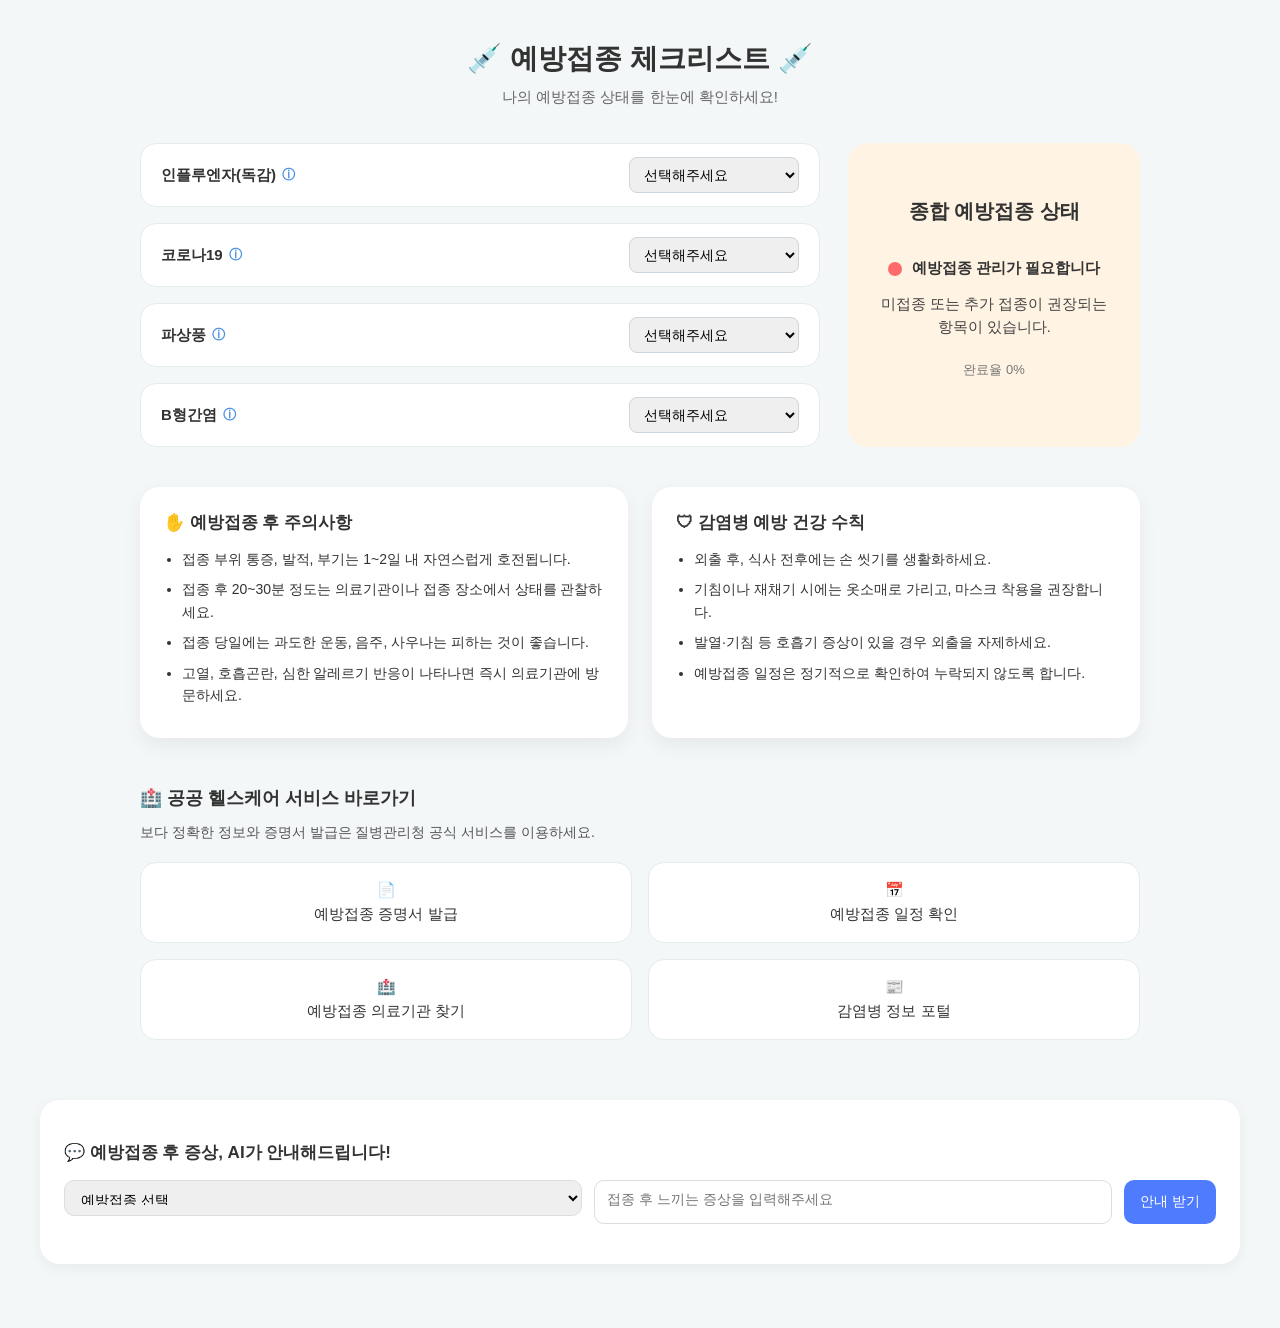
<file: index.html>
<!DOCTYPE html>
<html lang="ko">
<head>
  <meta charset="UTF-8" />
  <title>예방접종 헬스케어 대시보드</title>
  <link rel="stylesheet" href="style.css" />
</head>
<body>

  <div class="container">
    <!-- ===== 헤더 ===== -->
    <header>
      <h1>💉 예방접종 체크리스트 💉</h1>
      <p>나의 예방접종 상태를 한눈에 확인하세요!</p>
    </header>

    <!-- ===== 대시보드 (좌: 체크리스트 / 우: 종합상태) ===== -->
    <div class="dashboard">

      <!-- 왼쪽 영역 -->
      <div class="main-area">
        <section class="vaccination-list">

          <div class="vaccine-card">
            <span class="vaccine-name">
              인플루엔자(독감)
              <span class="tooltip">ⓘ
                <span class="tooltip-text">
                  매년 유행하는 인플루엔자 예방을 위한 접종입니다. 연 1회 권장.
                </span>
              </span>
            </span>
            <select>
              <option value="" selected disabled>선택해주세요</option>
              <option>금년 미접종</option>
              <option>금년 접종 완료</option>
              <option>잘 모르겠음</option>
            </select>
          </div>

          <div class="vaccine-card">
            <span class="vaccine-name">
              코로나19
              <span class="tooltip">ⓘ
                <span class="tooltip-text">
                  코로나19 감염 및 중증 진행을 예방하기 위한 예방접종입니다. 1차/2차 기초 접종. 이후는 선택 추가 접종.
                </span>
              </span>
            </span>
            <select>
              <option value="" selected disabled>선택해주세요</option>              
              <option>미접종</option>
              <option>기초 접종 1차 완료</option>
              <option>기초 접종 2차 완료</option>
              <option>추가 접종 완료</option>
              <option>잘 모르겠음</option>
            </select>
          </div>

          <div class="vaccine-card">
            <span class="vaccine-name">
              파상풍
              <span class="tooltip">ⓘ
                <span class="tooltip-text">
                  (Td/Tdap) 상처를 통해 감염되는 파상풍균으로부터 보호하기 위한 예방접종입니다. 10년에 1회 권장.
                </span>
              </span>
            </span>
            <select>
              <option value="" selected disabled>선택해주세요</option>
              <option>10년 이내 접종 완료</option>
              <option>10년 초과</option>
              <option>잘 모르겠음</option>
            </select>
          </div>

          <div class="vaccine-card">
            <span class="vaccine-name">
              B형간염
              <span class="tooltip">ⓘ
                <span class="tooltip-text">
                  간염 바이러스 감염을 예방하고 만성 간질환을 방지합니다. 0/1/6개월에 접종. 항체 미형성 시 추가 접종 권장.
                </span>
              </span>
            </span>
            <select>
              <option value="" selected disabled>선택해주세요</option>
              <option>미접종</option>
              <option>1차 완료</option>
              <option>2차 완료</option>
              <option>3차 완료(접종완료)</option>
              <option>항체 미형성</option>
              <option>잘 모르겠음</option>
            </select>
          </div>

        </section>
      </div>

      <!-- 오른쪽 영역 -->
      <div class="side-area">
        <section class="summary">
            <h2>종합 예방접종 상태</h2>

            <div class="status-line">
                <span class="status-icon gray"></span>
                <span class="status-title">예방접종 정보가 부족합니다</span>
            </div>

            <p class="status-desc">
                접종 이력을 확인하거나<br />
                각 항목을 선택해 주세요.
            </p>

            <p class="status-sub">
                현재 평가 가능한 항목이 없습니다.
            </p>
        </section>
      </div>

    </div>

    <!-- ===== 예방 정보 카드 ===== -->
    <section class="health-info">

      <div class="info-card">
        <h3>✋ 예방접종 후 주의사항</h3>
        <ul>
          <li>접종 부위 통증, 발적, 부기는 1~2일 내 자연스럽게 호전됩니다.</li>
          <li>접종 후 20~30분 정도는 의료기관이나 접종 장소에서 상태를 관찰하세요.</li>
          <li>접종 당일에는 과도한 운동, 음주, 사우나는 피하는 것이 좋습니다.</li>
          <li>고열, 호흡곤란, 심한 알레르기 반응이 나타나면 즉시 의료기관에 방문하세요.</li>
        </ul>
      </div>

      <div class="info-card">
        <h3>🛡 감염병 예방 건강 수칙</h3>
        <ul>
          <li>외출 후, 식사 전후에는 손 씻기를 생활화하세요.</li>
          <li>기침이나 재채기 시에는 옷소매로 가리고, 마스크 착용을 권장합니다.</li>
          <li>발열·기침 등 호흡기 증상이 있을 경우 외출을 자제하세요.</li>
          <li>예방접종 일정은 정기적으로 확인하여 누락되지 않도록 합니다.</li>
        </ul>
      </div>

    </section>

    <!-- ===== 공공 헬스케어 서비스 ===== -->
    <section class="health-service">
      <h3>🏥 공공 헬스케어 서비스 바로가기</h3>
      <p class="service-desc">
        보다 정확한 정보와 증명서 발급은
        질병관리청 공식 서비스를 이용하세요.
      </p>

      <div class="service-grid">
        <a href="https://nip.kdca.go.kr" target="_blank" class="service-card">
          📄
          <span>예방접종 증명서 발급</span>
        </a>

        <a href="https://nip.kdca.go.kr/irgd/index.html" target="_blank" class="service-card">
          📅
          <span>예방접종 일정 확인</span>
        </a>

        <a href="https://nip.kdca.go.kr/irgd/center.do" target="_blank" class="service-card">
          🏥
          <span>예방접종 의료기관 찾기</span>
        </a>

        <a href="https://www.kdca.go.kr/npt" target="_blank" class="service-card">
          📰
          <span>감염병 정보 포털</span>
        </a>
      </div>
    </section>

  </div>

    <!-- ===== LLM ===== -->
    <section class="card llm-card">
      <h3 class="card-title">💬 예방접종 후 증상, AI가 안내해드립니다!</h3>

      <div class="llm-form">
        <select id="vaccine-select">
          <option value="">예방접종 선택</option>
          <option value="코로나19">코로나19</option>
          <option value="인플루엔자">인플루엔자</option>
          <option value="파상풍">파상풍</option>
          <option value="B형간염">B형간염</option>
        </select>

        <textarea
          id="symptom-input"
          placeholder="접종 후 느끼는 증상을 입력해주세요"
        ></textarea>

        <button id="ask-btn">안내 받기</button>
      </div>

      <div id="llm-result"></div>
    </section>


  <script src="script.js"></script>
</body>
</html>
</file>
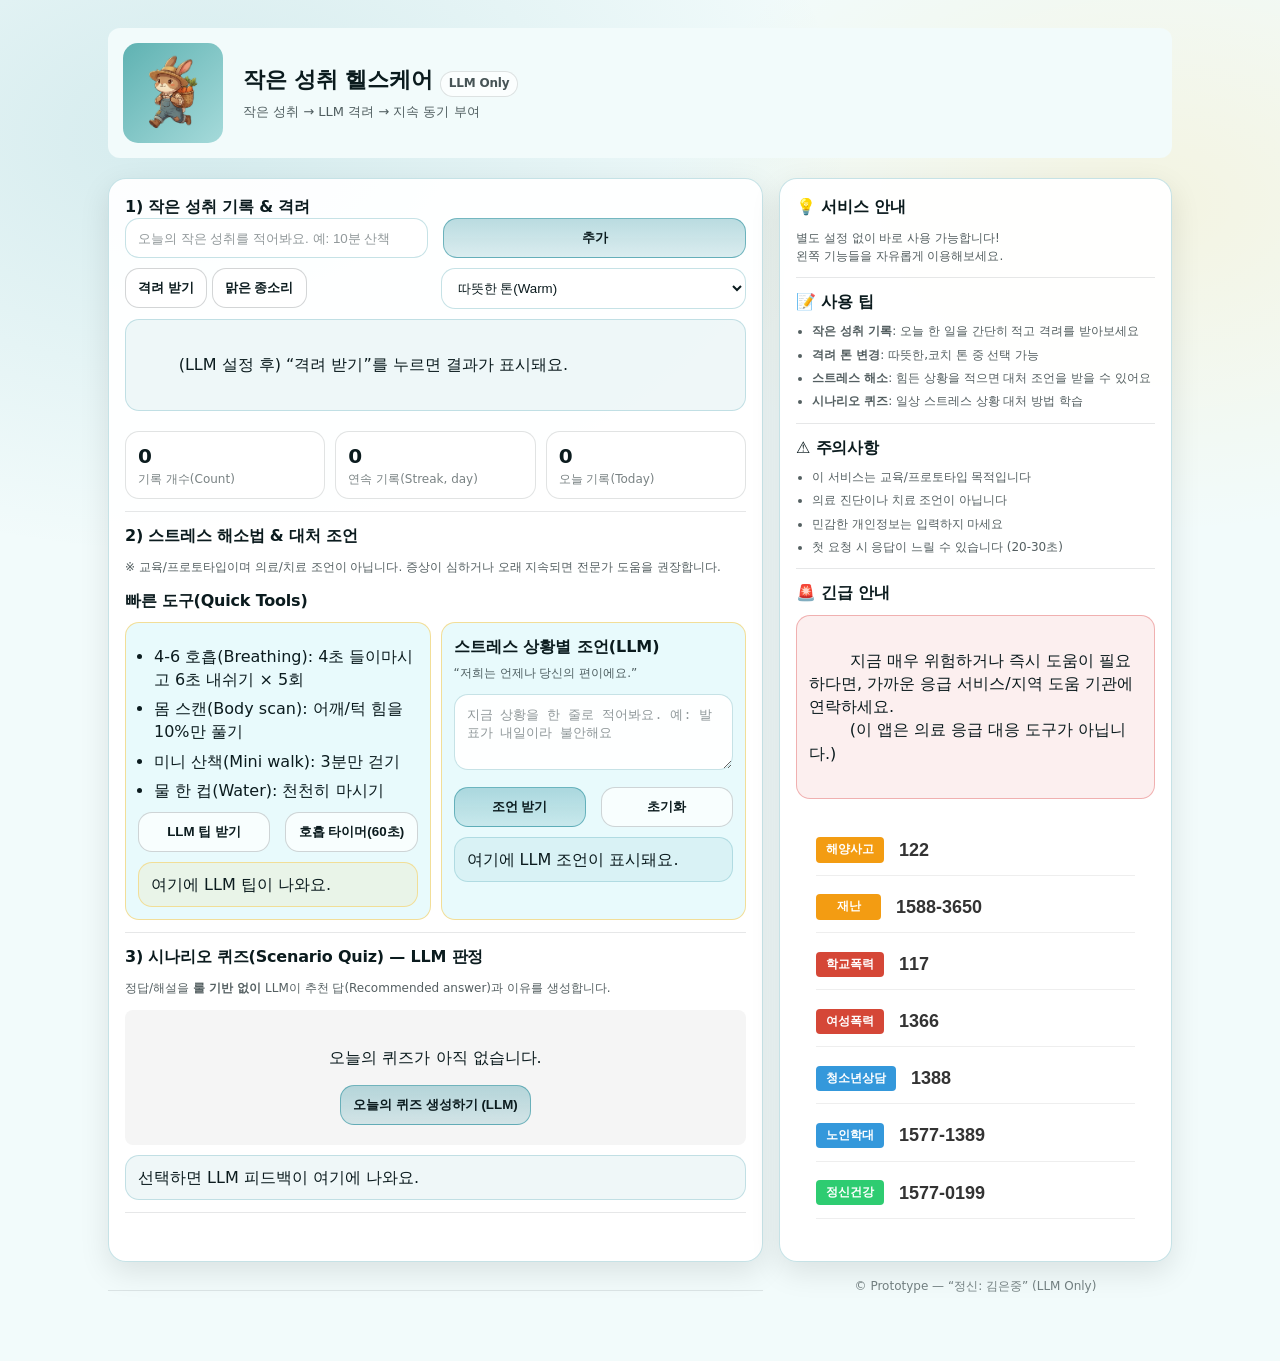
<file: EJ_1.html>
<!-- 탭 이름 -->
<!doctype html>
<html lang="ko">
<head>
  <meta charset="utf-8" />
  <meta name="viewport" content="width=device-width,initial-scale=1" />
  <title>작은 성취 헬스케어 (LLM Only)</title>
  <link rel="stylesheet" href="/static/EJ_1.css">
</head>

<body>
  <!-- 바디 시작 -->


  <!-- 첫 번째 타이틀 -->
  <header>
    <div class="logo">
      <img src="/static/tokki.png" alt="서비스 로고" width="100" height="100" loading="lazy">
      <div>
        <h1>작은 성취 헬스케어 <span class="badge">LLM Only</span></h1>
        <p class="subtitle">작은 성취 → LLM 격려 → 지속 동기 부여</p>
      </div>
    </div>
  </header>


  <!-- 두 번째 타이틀 -->
  <main class="grid">
    <!-- 작은 성취 기록 & 격려 -->
    <section class="card" aria-label="메인 기능">
      <div class="row" style="align-items:center; justify-content:space-between;">
        <h2 style="margin:0;">1) 작은 성취 기록 & 격려</h2>
        <span class="pill" title="LLM만 사용합니다"></span>
      </div>
      <!-- 작은 성취 기록 & 격려 -->
      
      
      <!-- 작은 성취 기록 & 격려 박스 안쪽 -->
      <div class="row">
        <input id="achInput" type="text" placeholder="오늘의 작은 성취를 적어봐요. 예: 10분 산책" />
        <button class="btn primary" id="addAchBtn">추가</button>
      </div>
      <div class="two-col" style="margin-top:10px;">
        <div>
          <button class="btn secondary" id="encourageBtn">격려 받기</button>
          <button class="btn secondary" id="bellBtn">맑은 종소리</button>
        </div>

        <!-- 작은 성취 기록 & 격려 박스 안쪽 -->

        
        <!-- 오른 쪽 LLM 톤 설정 -->
        <div>
          <select id="toneSelect" aria-label="격려 톤 선택">
            <option value="warm">따뜻한 톤(Warm)</option>
            <option value="coach">코치 톤(Coach)</option>
          </select>
        </div>
      </div>
      <!-- 오른 쪽 LLM 톤 설정 -->


      <!-- 작은 성취 기록 & 격려 박스 아래 텍스트 -->
      <div class="feedback" id="encourageBox" role="status" aria-live="polite">
        (LLM 설정 후) “격려 받기”를 누르면 결과가 표시돼요.
      </div>
      <!-- 작은 성취 기록 & 격려 박스 아래 텍스트 -->

      

      <!-- 카운터 박스 -->
      <div class="kpi" aria-label="유지 지표(간단)">
        <div class="box">
          <div class="num" id="kpiCount">0</div>
          <div class="lab">기록 개수(Count)</div>
        </div>
        <div class="box">
          <div class="num" id="kpiStreak">0</div>
          <div class="lab">연속 기록(Streak, day)</div>
        </div>
        <div class="box">
          <div class="num" id="kpiToday">0</div>
          <div class="lab">오늘 기록(Today)</div>
        </div>
      </div>
      <!-- 카운터 박스 -->


      <!-- 구분선 -->
      <div class="hr"></div>
      <!-- 구분선 -->



      <!-- 2) 스트레스 해소법 & 대처 조언 -->
      <h2>2) 스트레스 해소법 & 대처 조언</h2>
      <p class="muted small">
        ※ 교육/프로토타입이며 의료/치료 조언이 아닙니다. 증상이 심하거나 오래 지속되면 전문가 도움을 권장합니다.
      </p>

      <!-- 빠른 도구(Quick Tools) -->
      <h2>빠른 도구(Quick Tools)</h2>
      <!-- 빠른 도구(Quick Tools) -->

      <!-- 빠른 도구(Quick Tools) 박스 -->
      <div class="two-col">
        <div class="panel">
          <ul>
            <li>4-6 호흡(Breathing): 4초 들이마시고 6초 내쉬기 × 5회</li>
            <li>몸 스캔(Body scan): 어깨/턱 힘을 10%만 풀기</li>
            <li>미니 산책(Mini walk): 3분만 걷기</li>
            <li>물 한 컵(Water): 천천히 마시기</li>
          </ul>
          <div class="row" style="margin-top:10px;">
            <button class="btn secondary" id="randomTipBtn">LLM 팁 받기</button>
            <button class="btn secondary" id="breathBtn">호흡 타이머(60초)</button>
          </div>
      <!-- 빠른 도구(Quick Tools) 박스 -->

      <!-- 빠른 도구(Quick Tools) 박스 아래 텍스트 -->
          <div class="feedback warn" id="tipBox" aria-live="polite">여기에 LLM 팁이 나와요.</div>
        </div>
      <!-- 빠른 도구(Quick Tools) 박스 -->

      
      <!-- 조언 툴팁 -->
        <div class="panel">
          <b>스트레스 상황별 조언(LLM)</b>
          <p class="muted small" style="margin-top:7px;">
            “저희는 언제나 당신의 편이에요.”
          </p>
          <textarea id="stressInput" placeholder="지금 상황을 한 줄로 적어봐요. 예: 발표가 내일이라 불안해요"></textarea>
          <div class="row" style="margin-top:10px;">
            <button class="btn primary" id="adviceBtn">조언 받기</button>
            <button class="btn secondary" id="clearAdviceBtn">초기화</button>
          </div>
          <div class="feedback" id="adviceBox" aria-live="polite">여기에 LLM 조언이 표시돼요.</div>
        </div>
      </div>
      <!-- 조언 툴팁 -->

      <!-- 구분선 -->
      <div class="hr"></div>
      <!-- 구분선 -->


    
      <!-- 시나리오 퀴즈 -->
      <h2>3) 시나리오 퀴즈(Scenario Quiz) — LLM 판정</h2>
      <p class="muted small">
        정답/해설을 <b>룰 기반 없이</b> LLM이 추천 답(Recommended answer)과 이유를 생성합니다.
      </p>
    
      <!-- 시나리오 퀴즈 -->
      <div id="quizArea"></div>
      <div class="feedback" id="quizResult" aria-live="polite">선택하면 LLM 피드백이 여기에 나와요.</div>
      <!-- 시나리오 퀴즈 -->
    

      <!-- 구분선 -->
      <div class="hr"></div>
      <!-- 구분선 -->
    
    <!-- 블럭 구분선 -->
    </section>
    <!-- 블럭 구분선 -->
    



    <!-- 서비스 안내 -->
    <aside class="card" aria-label="서비스 정보">
      <h2>💡 서비스 안내</h2>
      <p class="muted small">
        별도 설정 없이 바로 사용 가능합니다!<br/>
        왼쪽 기능들을 자유롭게 이용해보세요.
      </p>
      <div class="hr"></div>
      <h2>📝 사용 팁</h2>
      <ul class="small muted">
        <li><b>작은 성취 기록</b>: 오늘 한 일을 간단히 적고 격려를 받아보세요</li>
        <li><b>격려 톤 변경</b>: 따뜻한,코치 톤 중 선택 가능</li>
        <li><b>스트레스 해소</b>: 힘든 상황을 적으면 대처 조언을 받을 수 있어요</li>
        <li><b>시나리오 퀴즈</b>: 일상 스트레스 상황 대처 방법 학습</li>
      </ul>
      <div class="hr"></div>
      <h2>⚠️ 주의사항</h2>
      <ul class="small muted">
        <li>이 서비스는 교육/프로토타입 목적입니다</li>
        <li>의료 진단이나 치료 조언이 아닙니다</li>
        <li>민감한 개인정보는 입력하지 마세요</li>
        <li>첫 요청 시 응답이 느릴 수 있습니다 (20-30초)</li>
      </ul>
      <div class="hr"></div>
      <h2>🚨 긴급 안내</h2>
      <div class="feedback danger">
        지금 매우 위험하거나 즉시 도움이 필요하다면, 가까운 응급 서비스/지역 도움 기관에 연락하세요.
        (이 앱은 의료 응급 대응 도구가 아닙니다.)
      </div>
      <div class="emergency-container">
  <ul class="emergency-list">
    <li>
      <span class="tag warning">해양사고</span>
      <span class="phone-text">122</span>
    </li>
    <li>
      <span class="tag warning">재난</span>
      <span class="phone-text">1588-3650</span>
    </li>
    
    <li>
      <span class="tag danger_2">학교폭력</span>
      <span class="phone-text">117</span>
    </li>
    <li>
      <span class="tag danger_2">여성폭력</span>
      <span class="phone-text">1366</span>
    </li>
    
    <li>
      <span class="tag info">청소년상담</span>
      <span class="phone-text">1388</span>
    </li>
    <li>
      <span class="tag info">노인학대</span>
      <span class="phone-text">1577-1389</span>
    </li>
    <li>
      <span class="tag health">정신건강</span>
      <span class="phone-text">1577-0199</span>
    </li>
  </ul>
</div>
    </aside>
    <!-- 서비스 안내 -->

    <!-- 구분선 -->
    <div class="hr"></div>
    <!-- 구분선 -->
    
    
  
  
  <!-- 홈페이지 하단 -->
  <footer>
    <div>© Prototype — “정신: 김은중” (LLM Only)</div>
  </footer>
<script src="/static/EJ_1.js"></script>
</body>
<!-- 홈페이지 하단 -->


</html>
</file>
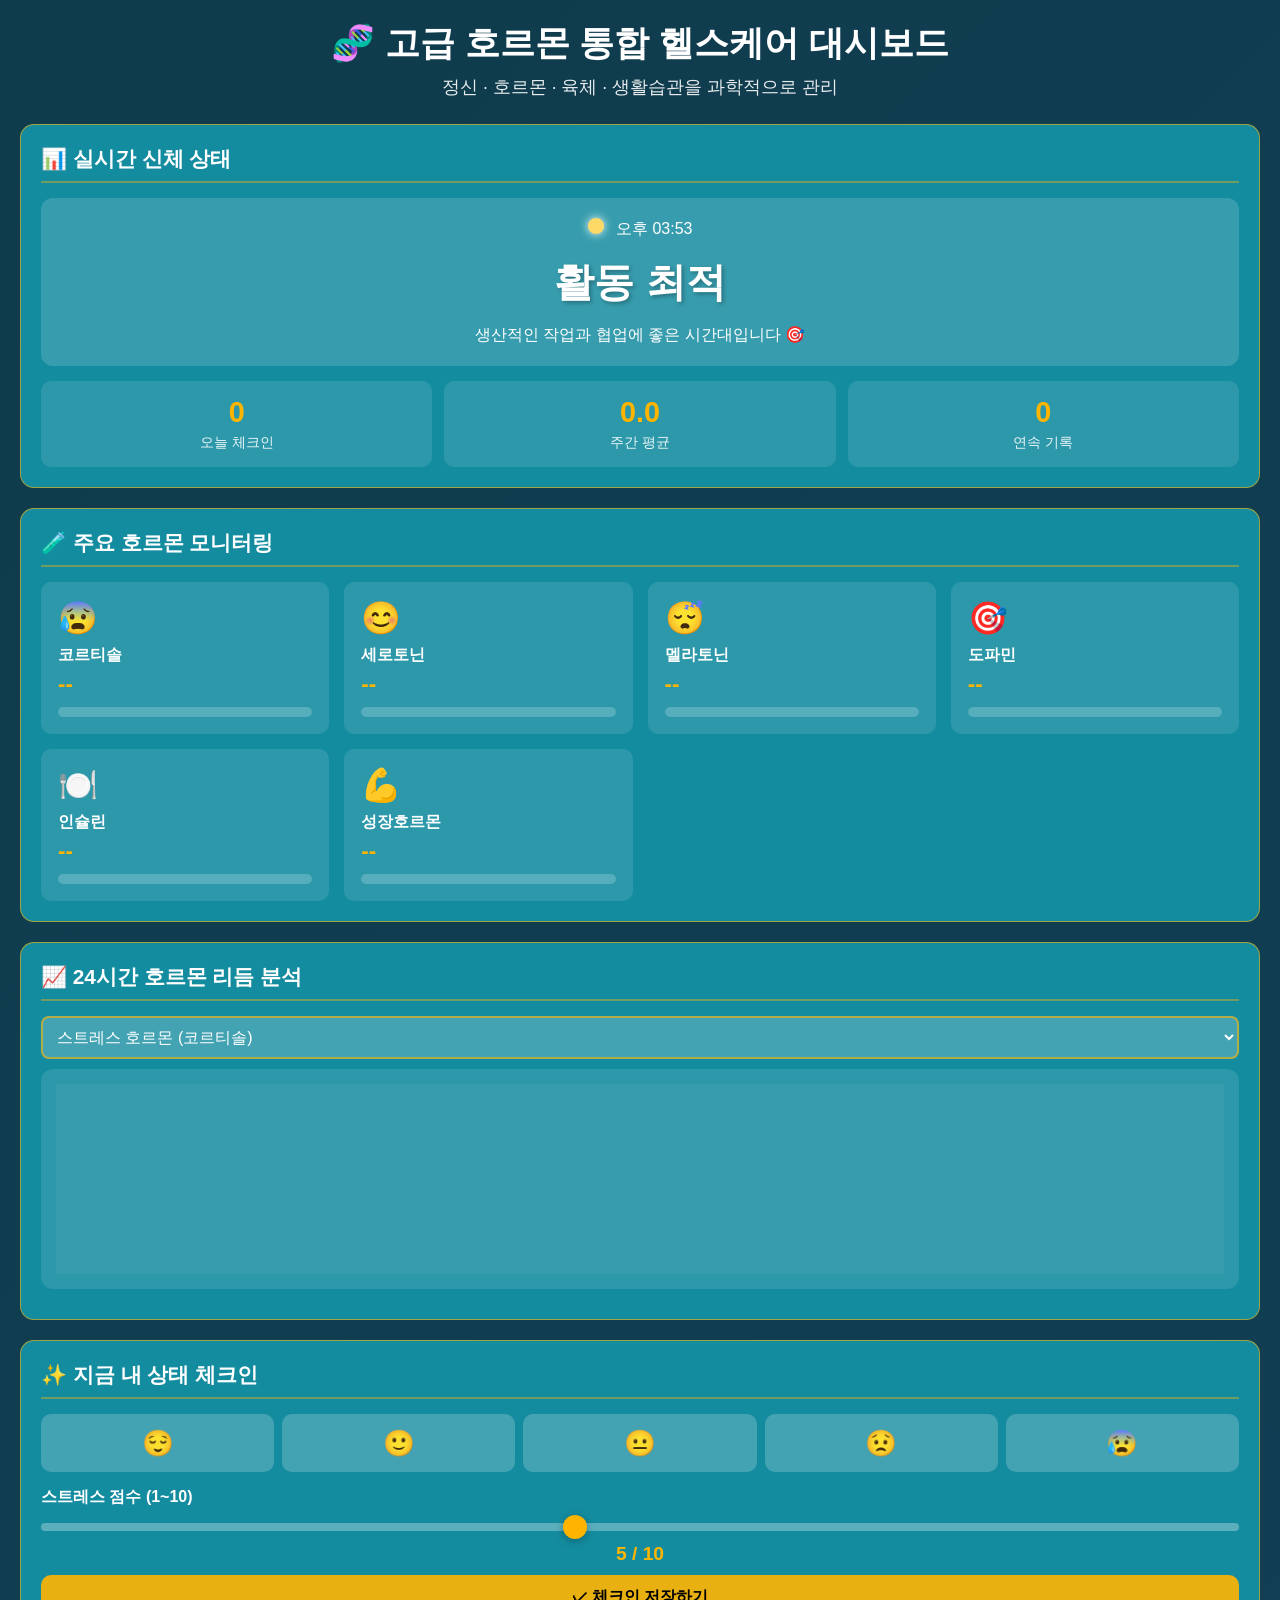
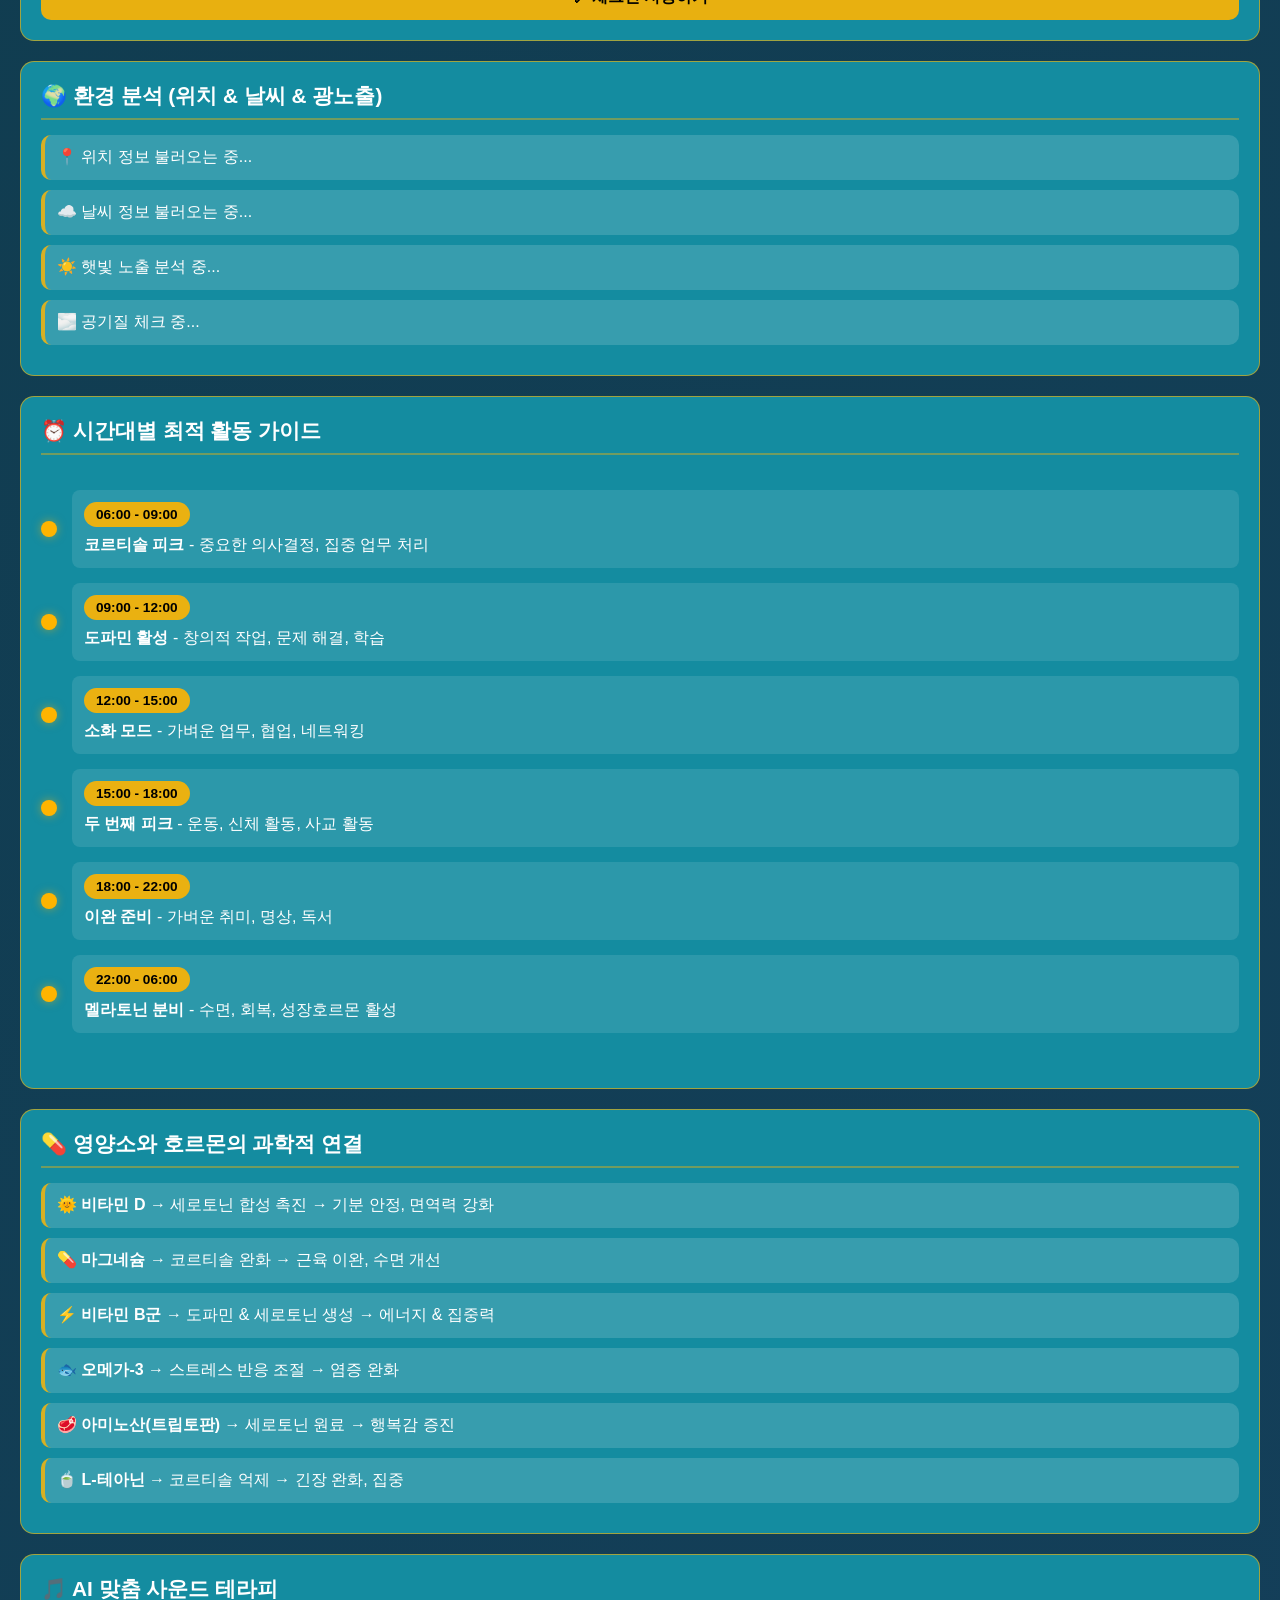
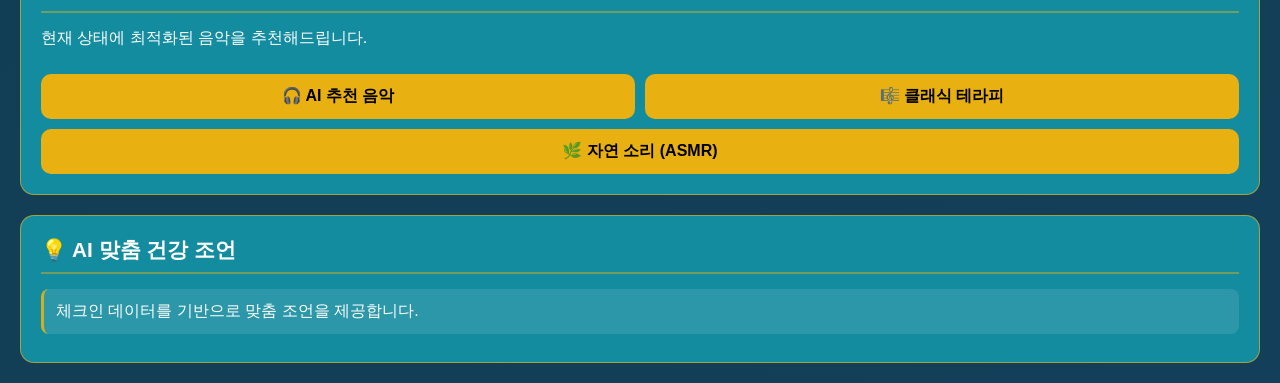
<file: YES_1.html>
<!DOCTYPE html>
<html lang="ko">
<head>
  <meta charset="UTF-8" />
  <title> 호르몬 헬스케어 </title>
  <meta name="viewport" content="width=device-width, initial-scale=1.0" />

  <style>
    * {
      margin: 0;
      padding: 0;
      box-sizing: border-box;
      font-family: 'Segoe UI', Tahoma, sans-serif;
    }

    body {
      background: linear-gradient(135deg, #0f3c4c, #143f5a);
      color: #fff;
      padding: 20px;
      min-height: 100vh;
    }

    h1 {
      text-align: center;
      margin-bottom: 8px;
      font-size: 2.2rem;
    }

    .subtitle {
      text-align: center;
      opacity: 0.9;
      margin-bottom: 25px;
      font-size: 1.1rem;
    }

    .container {
      max-width: 1400px;
      margin: 0 auto;
      display: grid;
      gap: 20px;
    }

    .card {
      padding: 20px;
      background: rgb(20, 140, 160);
      border-radius: 14px;
      border: 1px solid rgba(255, 180, 0, 0.6);
      transition: transform 0.3s ease, box-shadow 0.3s ease;
    }

    .card:hover {
      transform: translateY(-3px);
      box-shadow: 0 8px 20px rgba(255, 180, 0, 0.3);
    }

    .card h2 {
      font-size: 1.3rem;
      margin-bottom: 15px;
      display: flex;
      align-items: center;
      gap: 8px;
      border-bottom: 2px solid rgba(255, 180, 0, 0.4);
      padding-bottom: 8px;
    }

    .grid-2 {
      display: grid;
      grid-template-columns: repeat(auto-fit, minmax(320px, 1fr));
      gap: 20px;
    }

    .grid-3 {
      display: grid;
      grid-template-columns: repeat(auto-fit, minmax(250px, 1fr));
      gap: 15px;
    }

    .status-box {
      background: rgba(255,255,255,0.15);
      border-radius: 12px;
      padding: 20px;
      text-align: center;
    }

    .status-indicator {
      display: inline-block;
      width: 16px;
      height: 16px;
      border-radius: 50%;
      margin-right: 8px;
      animation: pulse 2s infinite;
      box-shadow: 0 0 10px currentColor;
    }

    @keyframes pulse {
      0%, 100% { opacity: 1; transform: scale(1); }
      50% { opacity: 0.5; transform: scale(0.95); }
    }

    .big-text {
      font-size: 2.5rem;
      margin: 15px 0;
      font-weight: bold;
      text-shadow: 2px 2px 4px rgba(0,0,0,0.3);
    }

    .chart-wrapper {
      height: 220px;
      background: rgba(255,255,255,0.1);
      border-radius: 12px;
      padding: 15px;
      position: relative;
    }

    canvas {
      width: 100%;
      height: 100%;
    }

    .btn {
      margin-top: 10px;
      padding: 12px;
      width: 100%;
      border: none;
      border-radius: 10px;
      background: rgba(255,180,0,0.9);
      color: #000;
      font-weight: bold;
      cursor: pointer;
      transition: all 0.3s ease;
      font-size: 1rem;
    }

    .btn:hover {
      background: rgba(255,180,0,1);
      transform: translateY(-2px);
      box-shadow: 0 4px 12px rgba(255,180,0,0.4);
    }

    .btn:active {
      transform: translateY(0);
    }

    .emoji-row {
      display: flex;
      justify-content: space-between;
      gap: 8px;
      margin: 15px 0;
    }

    .emoji-btn {
      flex: 1;
      padding: 12px;
      font-size: 1.6rem;
      background: rgba(255,255,255,0.2);
      border: 2px solid transparent;
      border-radius: 10px;
      cursor: pointer;
      transition: all 0.3s ease;
    }

    .emoji-btn:hover {
      background: rgba(255,255,255,0.3);
      transform: scale(1.1);
    }

    .emoji-btn.selected {
      background: rgba(255,180,0,0.9);
      color: #000;
      border-color: rgba(255,180,0,1);
      transform: scale(1.05);
    }

    input[type=range] {
      width: 100%;
      margin-top: 15px;
      height: 8px;
      border-radius: 5px;
      background: rgba(255,255,255,0.3);
      outline: none;
      appearance: none;
      -webkit-appearance: none;
    }

    input[type=range]::-webkit-slider-thumb {
      -webkit-appearance: none;
      width: 24px;
      height: 24px;
      border-radius: 50%;
      background: rgba(255,180,0,1);
      cursor: pointer;
      box-shadow: 0 2px 8px rgba(0,0,0,0.3);
    }

    input[type=range]::-moz-range-thumb {
      width: 24px;
      height: 24px;
      border-radius: 50%;
      background: rgba(255,180,0,1);
      cursor: pointer;
      border: none;
    }

    .info-card {
      background: rgba(255,255,255,0.15);
      padding: 12px;
      border-radius: 10px;
      margin-bottom: 10px;
      border-left: 4px solid rgba(255,180,0,0.8);
      transition: all 0.3s ease;
    }

    .info-card:hover {
      background: rgba(255,255,255,0.25);
      transform: translateX(5px);
    }

    .music-buttons {
      display: flex;
      gap: 10px;
      margin-top: 10px;
    }

    .music-buttons button {
      flex: 1;
    }

    .stats-grid {
      display: grid;
      grid-template-columns: repeat(3, 1fr);
      gap: 12px;
      margin-top: 15px;
    }

    .stat-item {
      text-align: center;
      background: rgba(255,255,255,0.1);
      padding: 15px 10px;
      border-radius: 10px;
    }

    .stat-number {
      font-size: 1.8rem;
      font-weight: bold;
      color: rgba(255,180,0,1);
    }

    .stat-label {
      font-size: 0.85rem;
      opacity: 0.9;
      margin-top: 5px;
    }

    .hormone-card {
      background: rgba(255,255,255,0.1);
      padding: 15px;
      border-radius: 10px;
      cursor: pointer;
      transition: all 0.3s ease;
      border: 2px solid transparent;
    }

    .hormone-card:hover {
      background: rgba(255,255,255,0.2);
      border-color: rgba(255,180,0,0.6);
      transform: scale(1.02);
    }

    .hormone-card.active {
      background: rgba(255,180,0,0.2);
      border-color: rgba(255,180,0,1);
    }

    .hormone-icon {
      font-size: 2rem;
      margin-bottom: 8px;
    }

    .hormone-name {
      font-weight: bold;
      margin-bottom: 5px;
    }

    .hormone-level {
      font-size: 1.4rem;
      color: rgba(255,180,0,1);
      font-weight: bold;
    }

    .progress-bar {
      width: 100%;
      height: 10px;
      background: rgba(255,255,255,0.2);
      border-radius: 5px;
      overflow: hidden;
      margin-top: 10px;
    }

    .progress-fill {
      height: 100%;
      background: linear-gradient(90deg, rgba(255,180,0,0.6), rgba(255,180,0,1));
      transition: width 0.5s ease;
    }

    .time-badge {
      display: inline-block;
      background: rgba(255,180,0,0.9);
      color: #000;
      padding: 5px 12px;
      border-radius: 20px;
      font-size: 0.85rem;
      font-weight: bold;
      margin-bottom: 8px;
    }

    .advice-list {
      list-style: none;
      padding: 0;
    }

    .advice-list li {
      background: rgba(255,255,255,0.1);
      padding: 12px;
      margin-bottom: 8px;
      border-radius: 8px;
      border-left: 3px solid rgba(255,180,0,0.8);
      transition: all 0.3s ease;
    }

    .advice-list li:hover {
      background: rgba(255,255,255,0.2);
      transform: translateX(5px);
    }

    .interactive-panel {
      background: rgba(255,255,255,0.1);
      padding: 15px;
      border-radius: 10px;
      margin-top: 15px;
    }

    select {
      width: 100%;
      padding: 10px;
      border-radius: 8px;
      border: 2px solid rgba(255,180,0,0.6);
      background: rgba(255,255,255,0.2);
      color: #fff;
      font-size: 1rem;
      cursor: pointer;
      margin-bottom: 10px;
    }

    select option {
      background: #0f3c4c;
      color: #fff;
    }

    .notification {
      position: fixed;
      top: 20px;
      right: 20px;
      background: rgba(255,180,0,0.95);
      color: #000;
      padding: 15px 20px;
      border-radius: 10px;
      box-shadow: 0 4px 12px rgba(0,0,0,0.3);
      font-weight: bold;
      z-index: 1000;
      opacity: 0;
      transform: translateY(-20px);
      transition: all 0.3s ease;
    }

    .notification.show {
      opacity: 1;
      transform: translateY(0);
    }

    .timeline {
      position: relative;
      padding: 20px 0;
    }

    .timeline-item {
      display: flex;
      gap: 15px;
      margin-bottom: 15px;
      align-items: center;
    }

    .timeline-dot {
      width: 16px;
      height: 16px;
      background: rgba(255,180,0,1);
      border-radius: 50%;
      box-shadow: 0 0 10px rgba(255,180,0,0.5);
    }

    .timeline-content {
      flex: 1;
      background: rgba(255,255,255,0.1);
      padding: 12px;
      border-radius: 8px;
    }

    @media (max-width: 768px) {
      .grid-2, .grid-3 {
        grid-template-columns: 1fr;
      }

      .stats-grid {
        grid-template-columns: 1fr;
      }

      h1 {
        font-size: 1.5rem;
      }

      .notification {
        right: 10px;
        left: 10px;
      }
    }

    @keyframes fadeIn {
      from {
        opacity: 0;
        transform: translateY(20px);
      }
      to {
        opacity: 1;
        transform: translateY(0);
      }
    }

    .card {
      animation: fadeIn 0.5s ease forwards;
    }

    .card:nth-child(1) { animation-delay: 0.1s; }
    .card:nth-child(2) { animation-delay: 0.2s; }
    .card:nth-child(3) { animation-delay: 0.3s; }
    .card:nth-child(4) { animation-delay: 0.4s; }
  </style>
</head>
<body>

  <div id="notification" class="notification"></div>

  <h1>🧬 고급 호르몬 통합 헬스케어 대시보드</h1>
  <p class="subtitle">정신 · 호르몬 · 육체 · 생활습관을 과학적으로 관리</p>

  <div class="container">

    <!-- 현재 상태 & 통계 -->
    <div class="card">
      <h2>📊 실시간 신체 상태</h2>
      <div class="status-box">
        <div>
          <span class="status-indicator" id="statusDot"></span>
          <span id="currentTime">--:--</span>
        </div>
        <div class="big-text" id="statusLevel">-</div>
        <p id="statusMessage"></p>
      </div>

      <div class="stats-grid">
        <div class="stat-item">
          <div class="stat-number" id="todayCheckins">0</div>
          <div class="stat-label">오늘 체크인</div>
        </div>
        <div class="stat-item">
          <div class="stat-number" id="weeklyAvg">0.0</div>
          <div class="stat-label">주간 평균</div>
        </div>
        <div class="stat-item">
          <div class="stat-number" id="streakDays">0</div>
          <div class="stat-label">연속 기록</div>
        </div>
      </div>
    </div>

    <!-- 멀티 호르몬 대시보드 -->
    <div class="card">
      <h2>🧪 주요 호르몬 모니터링</h2>
      <div class="grid-3">
        <div class="hormone-card" data-hormone="cortisol">
          <div class="hormone-icon">😰</div>
          <div class="hormone-name">코르티솔</div>
          <div class="hormone-level" id="cortisolLevel">--</div>
          <div class="progress-bar">
            <div class="progress-fill" id="cortisolBar" style="width: 0%"></div>
          </div>
        </div>
        <div class="hormone-card" data-hormone="serotonin">
          <div class="hormone-icon">😊</div>
          <div class="hormone-name">세로토닌</div>
          <div class="hormone-level" id="serotoninLevel">--</div>
          <div class="progress-bar">
            <div class="progress-fill" id="serotoninBar" style="width: 0%"></div>
          </div>
        </div>
        <div class="hormone-card" data-hormone="melatonin">
          <div class="hormone-icon">😴</div>
          <div class="hormone-name">멜라토닌</div>
          <div class="hormone-level" id="melatoninLevel">--</div>
          <div class="progress-bar">
            <div class="progress-fill" id="melatoninBar" style="width: 0%"></div>
          </div>
        </div>
        <div class="hormone-card" data-hormone="dopamine">
          <div class="hormone-icon">🎯</div>
          <div class="hormone-name">도파민</div>
          <div class="hormone-level" id="dopamineLevel">--</div>
          <div class="progress-bar">
            <div class="progress-fill" id="dopamineBar" style="width: 0%"></div>
          </div>
        </div>
        <div class="hormone-card" data-hormone="insulin">
          <div class="hormone-icon">🍽️</div>
          <div class="hormone-name">인슐린</div>
          <div class="hormone-level" id="insulinLevel">--</div>
          <div class="progress-bar">
            <div class="progress-fill" id="insulinBar" style="width: 0%"></div>
          </div>
        </div>
        <div class="hormone-card" data-hormone="growth">
          <div class="hormone-icon">💪</div>
          <div class="hormone-name">성장호르몬</div>
          <div class="hormone-level" id="growthLevel">--</div>
          <div class="progress-bar">
            <div class="progress-fill" id="growthBar" style="width: 0%"></div>
          </div>
        </div>
      </div>
    </div>

    <!-- 호르몬 리듬 차트 -->
    <div class="card">
      <h2>📈 24시간 호르몬 리듬 분석</h2>
      <select id="hormoneSelect">
        <option value="cortisol">스트레스 호르몬 (코르티솔)</option>
        <option value="serotonin">기분 호르몬 (세로토닌)</option>
        <option value="melatonin">수면 호르몬 (멜라토닌)</option>
        <option value="dopamine">동기 호르몬 (도파민)</option>
        <option value="insulin">대사 호르몬 (인슐린)</option>
        <option value="growth">회복 호르몬 (성장호르몬)</option>
      </select>
      <div class="chart-wrapper">
        <canvas id="hormoneChart"></canvas>
      </div>
      <p id="hormoneDescription" style="margin-top: 10px; opacity: 0.9; font-size: 0.95rem;"></p>
    </div>

    <!-- 스트레스 & 기분 체크인 -->
    <div class="card">
      <h2>✨ 지금 내 상태 체크인</h2>

      <div class="emoji-row">
        <button class="emoji-btn" data-level="1" title="매우 편안">😌</button>
        <button class="emoji-btn" data-level="2" title="편안">🙂</button>
        <button class="emoji-btn" data-level="3" title="보통">😐</button>
        <button class="emoji-btn" data-level="4" title="약간 스트레스">😟</button>
        <button class="emoji-btn" data-level="5" title="매우 스트레스">😰</button>
      </div>

      <label style="display: block; margin-top: 15px; font-weight: bold;">스트레스 점수 (1~10)</label>
      <input type="range" min="1" max="10" value="5" id="stressRange">
      <div id="stressValue" style="text-align: center; margin-top: 8px; font-size: 1.2rem; font-weight: bold; color: rgba(255,180,0,1);">5 / 10</div>

      <button class="btn" onclick="saveCheckin()">✓ 체크인 저장하기</button>
    </div>

    <!-- 환경 & 광노출 -->
    <div class="card">
      <h2>🌍 환경 분석 (위치 & 날씨 & 광노출)</h2>
      <div id="locationInfo" class="info-card">📍 위치 정보 불러오는 중...</div>
      <div id="weatherInfo" class="info-card">☁️ 날씨 정보 불러오는 중...</div>
      <div id="lightAdvice" class="info-card">☀️ 햇빛 노출 분석 중...</div>
      <div id="airQuality" class="info-card">🌫️ 공기질 체크 중...</div>
    </div>

    <!-- 시간대별 최적 행동 -->
    <div class="card">
      <h2>⏰ 시간대별 최적 활동 가이드</h2>
      <div class="timeline">
        <div class="timeline-item">
          <div class="timeline-dot"></div>
          <div class="timeline-content">
            <span class="time-badge">06:00 - 09:00</span>
            <p><strong>코르티솔 피크</strong> - 중요한 의사결정, 집중 업무 처리</p>
          </div>
        </div>
        <div class="timeline-item">
          <div class="timeline-dot"></div>
          <div class="timeline-content">
            <span class="time-badge">09:00 - 12:00</span>
            <p><strong>도파민 활성</strong> - 창의적 작업, 문제 해결, 학습</p>
          </div>
        </div>
        <div class="timeline-item">
          <div class="timeline-dot"></div>
          <div class="timeline-content">
            <span class="time-badge">12:00 - 15:00</span>
            <p><strong>소화 모드</strong> - 가벼운 업무, 협업, 네트워킹</p>
          </div>
        </div>
        <div class="timeline-item">
          <div class="timeline-dot"></div>
          <div class="timeline-content">
            <span class="time-badge">15:00 - 18:00</span>
            <p><strong>두 번째 피크</strong> - 운동, 신체 활동, 사교 활동</p>
          </div>
        </div>
        <div class="timeline-item">
          <div class="timeline-dot"></div>
          <div class="timeline-content">
            <span class="time-badge">18:00 - 22:00</span>
            <p><strong>이완 준비</strong> - 가벼운 취미, 명상, 독서</p>
          </div>
        </div>
        <div class="timeline-item">
          <div class="timeline-dot"></div>
          <div class="timeline-content">
            <span class="time-badge">22:00 - 06:00</span>
            <p><strong>멜라토닌 분비</strong> - 수면, 회복, 성장호르몬 활성</p>
          </div>
        </div>
      </div>
    </div>

    <!-- 영양 & 호르몬 연결 -->
    <div class="card">
      <h2>💊 영양소와 호르몬의 과학적 연결</h2>
      <div class="info-card">
        <strong>🌞 비타민 D</strong> → 세로토닌 합성 촉진 → 기분 안정, 면역력 강화
      </div>
      <div class="info-card">
        <strong>💊 마그네슘</strong> → 코르티솔 완화 → 근육 이완, 수면 개선
      </div>
      <div class="info-card">
        <strong>⚡ 비타민 B군</strong> → 도파민 & 세로토닌 생성 → 에너지 & 집중력
      </div>
      <div class="info-card">
        <strong>🐟 오메가-3</strong> → 스트레스 반응 조절 → 염증 완화
      </div>
      <div class="info-card">
        <strong>🥩 아미노산(트립토판)</strong> → 세로토닌 원료 → 행복감 증진
      </div>
      <div class="info-card">
        <strong>🍵 L-테아닌</strong> → 코르티솔 억제 → 긴장 완화, 집중
      </div>
    </div>

    <!-- 맞춤 음악 추천 -->
    <div class="card">
      <h2>🎵 AI 맞춤 사운드 테라피</h2>
      <p id="musicMessage" style="margin-bottom: 15px;">현재 상태에 최적화된 음악을 추천해드립니다.</p>
      <div class="music-buttons">
        <button class="btn" onclick="openMusic()">🎧 AI 추천 음악</button>
        <button class="btn" onclick="openClassic()">🎼 클래식 테라피</button>
      </div>
      <button class="btn" onclick="openNatureSounds()" style="margin-top: 10px;">🌿 자연 소리 (ASMR)</button>
    </div>

    <!-- 개인화된 조언 -->
    <div class="card">
      <h2>💡 AI 맞춤 건강 조언</h2>
      <ul class="advice-list" id="adviceList">
        <li>체크인 데이터를 기반으로 맞춤 조언을 제공합니다.</li>
      </ul>
    </div>

  </div>

  <script>
    // 호르몬 데이터 (24시간)
    const hormoneData = {
      cortisol: [20,30,50,80,95,100,95,85,75,70,65,60,55,50,48,45,40,35,30,25,22,20,18,15],
      serotonin: [30,35,40,50,60,70,80,85,90,95,90,85,80,75,70,65,60,55,50,45,40,35,30,25],
      melatonin: [5,5,5,5,10,15,20,30,40,50,60,70,80,90,100,95,90,85,70,50,30,15,10,5],
      dopamine: [40,45,50,60,70,80,90,95,90,85,80,75,70,75,80,85,90,80,70,60,55,50,45,40],
      insulin: [50,45,40,35,30,40,60,80,70,60,50,60,80,90,70,60,50,55,70,80,75,65,55,50],
      growth: [10,15,20,25,30,35,30,25,20,15,10,8,5,5,10,15,20,30,50,70,90,100,80,50]
    };

    const hormoneDescriptions = {
      cortisol: "스트레스 호르몬으로 아침에 최고조, 밤에 최저. 만성적 높은 수치는 불안, 불면증 유발.",
      serotonin: "행복 호르몬으로 낮 동안 활성. 햇빛 노출과 운동으로 증가.",
      melatonin: "수면 호르몬으로 밤에 분비. 블루라이트는 분비를 억제.",
      dopamine: "동기부여 호르몬으로 목표 달성 시 분비. 오전에 높고 저녁에 감소.",
      insulin: "혈당 조절 호르몬. 식사 후 급상승. 규칙적 식사로 안정화.",
      growth: "회복과 성장 호르몬. 깊은 수면 중 최대 분비. 근육 회복과 재생 촉진."
    };

    let checkinCount = 0;
    let weeklyData = [];
    let currentHormone = 'cortisol';

    function updateStatus() {
      const now = new Date();
      const hour = now.getHours();
      document.getElementById("currentTime").textContent =
        now.toLocaleTimeString("ko-KR", { hour: "2-digit", minute: "2-digit" });

      const dot = document.getElementById("statusDot");
      const level = document.getElementById("statusLevel");
      const msg = document.getElementById("statusMessage");

      if (hour >= 6 && hour < 10) {
        dot.style.background = "#ffbb00";
        level.textContent = "집중 최고";
        msg.textContent = "코르티솔 피크! 중요한 결정과 업무에 최적의 시간입니다 💪";
      } else if (hour >= 10 && hour < 16) {
        dot.style.background = "#ffd966";
        level.textContent = "활동 최적";
        msg.textContent = "생산적인 작업과 협업에 좋은 시간대입니다 🎯";
      } else if (hour >= 16 && hour < 20) {
        dot.style.background = "#74c0fc";
        level.textContent = "운동 추천";
        msg.textContent = "신체 활동과 사교 활동에 적합한 시간입니다 🏃‍♀️";
      } else {
        dot.style.background = "#bcdcff";
        level.textContent = "휴식 모드";
        msg.textContent = "몸이 쉬고 싶어해요. 이완과 수면 준비를 추천해요 🌙";
      }
    }

    function drawChart(type = "cortisol") {
      const canvas = document.getElementById("hormoneChart");
      const ctx = canvas.getContext("2d");

      canvas.width = canvas.offsetWidth;
      canvas.height = canvas.offsetHeight;

      const data = hormoneData[type];
      const w = canvas.width;
      const h = canvas.height;
      const maxData = 100;

      // 배경
      ctx.fillStyle = "rgba(255,255,255,0.05)";
      ctx.fillRect(0, 0, w, h);

      // 그래프 선
      ctx.strokeStyle = "#f77f00";
      ctx.lineWidth = 3;
      ctx.beginPath();

      for (let i = 0; i < data.length; i++) {
        const x = (i / (data.length - 1)) * w;
        const y = h - (data[i] / maxData) * h;
        if (i === 0) ctx.moveTo(x, y);
        else ctx.lineTo(x, y);
      }

      ctx.stroke();

      // 영역 채우기
      ctx.fillStyle = "rgba(247,127,0,0.3)";
      ctx.lineTo(w, h);
      ctx.lineTo(0, h);
      ctx.fill();
    }

    function updateChartType() {
      const selectBox = document.getElementById("hormoneSelect");
      const selectedType = selectBox.value;
      drawChart(selectedType);
    }

    function updateMood(score) {
      const mood = document.getElementById("moodScore");
      const message = document.getElementById("moodMessage");
      mood.textContent = score;

      if (score <= 3) {
        message.textContent = "우울한 기분인가요? 따뜻한 음악이 도움될 수 있어요 🎶";
      } else if (score <= 6) {
        message.textContent = "보통의 기분이네요. 상큼한 음악을 추천해요 🎵";
      } else {
        message.textContent = "좋은 기분이군요! 신나는 음악을 즐겨봐요 🎉";
      }
    }

    function openMusic() {
      const v = parseInt(document.getElementById("moodScore").textContent);
      let query = "lofi";
      if (v <= 3) query = "집중 음악";
      else if (v <= 6) query = "재즈";
      else query = "명상 음악";
      window.open(`https://music.youtube.com/search?q=${encodeURIComponent(query)}`, "_blank");
    }

    function openClassic() {
      window.open("https://music.youtube.com/search?q=클래식", "_blank");
    }

    function loadLocation() {
      if (!navigator.geolocation) {
        document.getElementById("locationInfo").textContent = "위치 정보를 사용할 수 없어요.";
        return;
      }

      navigator.geolocation.getCurrentPosition(pos => {
        const { latitude, longitude } = pos.coords;
        document.getElementById("locationInfo").textContent =
          `📍 현재 위치: 위도 ${latitude.toFixed(2)}, 경도 ${longitude.toFixed(2)}`;
        document.getElementById("weatherInfo").textContent =
          "☁️ 날씨 API 연동 가능 (맑음/흐림에 따라 광노출 가이드 제공)";
        document.getElementById("lightAdvice").textContent =
          "☀️ 오늘 햇빛이 부족할 수 있어요. 밝은 곳에서 짧은 산책을 추천해요.";
      });
    }

    updateStatus();
    drawChart();
    loadLocation();
    setInterval(updateStatus, 60000);
    window.addEventListener("resize", drawChart);
  </script>

</body>
</html>
</file>
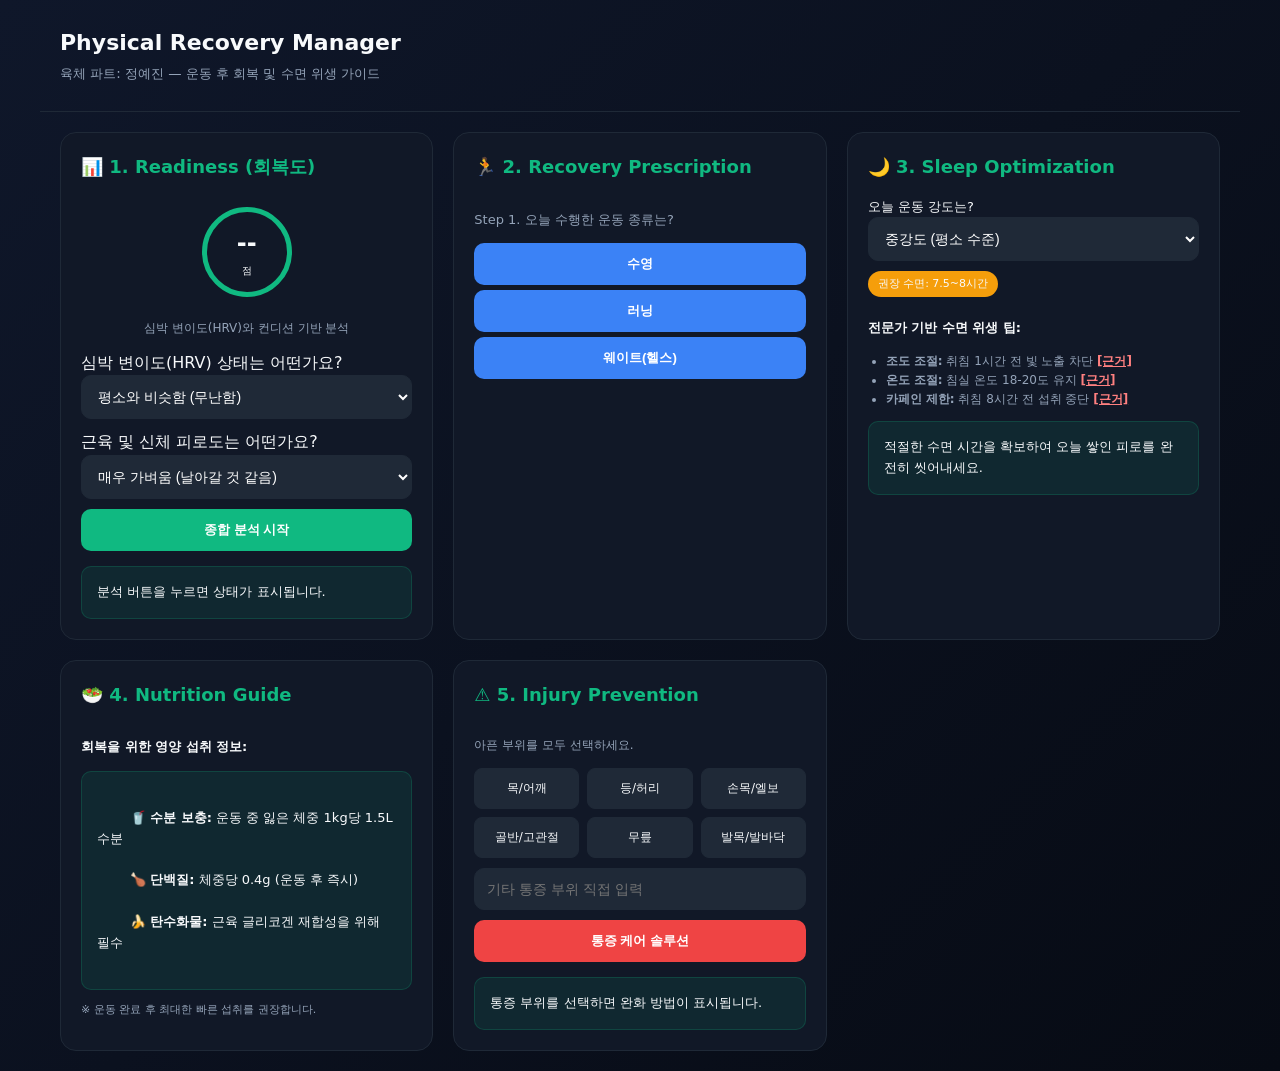
<file: YJ_1.html>
<!doctype html>
<html lang="ko">
<head>
  <meta charset="utf-8" />
  <meta name="viewport" content="width=device-width,initial-scale=1" />
  <title>육체 회복 매니저: 정예진</title>
  <style>
    :root{
      --bg:#070b14; --card:#111827; --muted:#94a3b8; --text:#f8fafc;
      --accent:#10b981; --accent2:#3b82f6; --danger:#ef4444; --warn:#f59e0b;
      --line:#1f2937; --radius: 16px;
    }
    *{box-sizing:border-box}
    body{
      margin:0; font-family: system-ui, sans-serif;
      background: linear-gradient(135deg, #0f172a 0%, #070b14 100%);
      color: var(--text); line-height:1.6;
    }
    header{ padding: 25px 20px; max-width: 1200px; margin: 0 auto; border-bottom: 1px solid var(--line); }
    main{ max-width: 1200px; margin: 20px auto; padding: 0 20px; display: grid; grid-template-columns: repeat(auto-fit, minmax(350px, 1fr)); gap: 20px; }
    .card{ background: var(--card); border: 1px solid var(--line); border-radius: var(--radius); padding: 20px; display: flex; flex-direction: column; }
    h2{ font-size: 18px; margin-top: 0; color: var(--accent); display: flex; align-items: center; gap: 8px; }
    .score-circle{ width: 90px; height: 90px; border-radius: 50%; border: 5px solid var(--accent); display: flex; flex-direction: column; align-items: center; justify-content: center; font-size: 24px; font-weight: 800; margin: 10px auto; }
    
    select, input, textarea { width: 100%; background: #1f2937; border: 1px solid var(--line); border-radius: 10px; padding: 12px; color: white; margin-bottom: 10px; font-size: 14px; }
    .btn{ width: 100%; background: var(--accent); color: white; border: none; padding: 12px; border-radius: 10px; cursor: pointer; font-weight: 600; margin-bottom: 5px; }
    .btn.sub { background: var(--accent2); }
    .feedback{ background: rgba(16,185,129,0.1); border: 1px solid rgba(16,185,129,0.2); padding: 15px; border-radius: 10px; font-size: 13px; white-space: pre-wrap; margin-top: 10px; }
    
    .heatmap{ display: grid; grid-template-columns: repeat(3, 1fr); gap: 8px; }
    .body-part{ padding: 10px; background: #1f2937; border: 1px solid var(--line); border-radius: 8px; font-size: 12px; cursor: pointer; text-align: center; transition: 0.2s; }
    .body-part.active{ background: var(--danger); border-color: #ff8080; }
    .tag{ display: inline-block; padding: 4px 10px; border-radius: 20px; font-size: 11px; background: var(--accent2); margin-bottom: 8px; }
    .yt-link { color: #ff8080; text-decoration: underline; font-weight: bold; cursor: pointer; }
  </style>
</head>
<body>

<header>
  <h1 style="margin:0; font-size:22px;">Physical Recovery Manager</h1>
  <small style="color:var(--muted)">육체 파트: 정예진 — 운동 후 회복 및 수면 위생 가이드</small>
</header>

<main>
  <section class="card">
    <h2>📊 1. Readiness (회복도)</h2>
    <div class="score-circle" id="readinessScore">--<span style="font-size:10px; font-weight:400;">점</span></div>
    <p style="font-size:12px; text-align:center; color:var(--muted)">심박 변이도(HRV)와 컨디션 기반 분석</p>
    
    <label class="small">심박 변이도(HRV) 상태는 어떤가요?</label>
    <select id="hrvLevel">
      <option value="high">평소보다 높음 (매우 쾌적함)</option>
      <option value="normal" selected>평소와 비슷함 (무난함)</option>
      <option value="low">평소보다 낮음 (피곤함)</option>
      <option value="very_low">매우 낮음 (주의 필요)</option>
    </select>

    <label class="small">근육 및 신체 피로도는 어떤가요?</label>
    <select id="soreness">
      <option value="0">매우 가벼움 (날아갈 것 같음)</option>
      <option value="1">기분 좋은 뻐근함</option>
      <option value="2">움직일 때 약간의 통증</option>
      <option value="3">가만히 있어도 묵직한 통증</option>
    </select>
    
    <button class="btn" onclick="analyzeReadiness()">종합 분석 시작</button>
    <div class="feedback" id="readinessBox">분석 버튼을 누르면 상태가 표시됩니다.</div>
  </section>

  <section class="card">
    <h2>🏃 2. Recovery Prescription</h2>
    <div id="recoveryStep1">
      <p style="font-size:13px; color:var(--muted)">Step 1. 오늘 수행한 운동 종류는?</p>
      <button class="btn sub" onclick="showWorkoutParts('swim')">수영</button>
      <button class="btn sub" onclick="showWorkoutParts('run')">러닝</button>
      <button class="btn sub" onclick="showWorkoutParts('gym')">웨이트(헬스)</button>
    </div>

    <div id="recoveryStep2" style="display:none;">
      <p style="font-size:13px; color:var(--muted)">Step 2. 집중적으로 사용한 부위는?</p>
      <select id="partSelect"></select>
      <button class="btn" onclick="getRecoveryAdvice()">맞춤 스트레칭 받기</button>
      <button class="btn" style="background:#4b5563" onclick="resetRecovery()">뒤로 가기</button>
    </div>

    <div class="feedback" id="prescriptionBox" style="display:none;"></div>
  </section>

  <section class="card">
    <h2>🌙 3. Sleep Optimization</h2>
    <div style="font-size:13px;">
      <label>오늘 운동 강도는?</label>
      <select id="intensity" onchange="calculateSleep()">
        <option value="low">저강도 (회복 위주)</option>
        <option value="mid" selected>중강도 (평소 수준)</option>
        <option value="high">고강도 (심한 피로)</option>
      </select>
      
      <div class="tag" id="sleepTimeTag" style="background:var(--warn)">권장 수면: 8시간 이상</div>
      <p><b>전문가 기반 수면 위생 팁:</b></p>
      <ul style="padding-left:18px; color:var(--muted); font-size:12px;" id="sleepTipsList">
        <li><b>조도 조절:</b> 취침 1시간 전 빛 노출 차단 <span class="yt-link" onclick="window.open('https://www.youtube.com/results?search_query=수면+블루라이트+영향')">[근거]</span></li>
        <li><b>온도 조절:</b> 침실 온도 18-20도 유지 <span class="yt-link" onclick="window.open('https://www.youtube.com/results?search_query=수면+최적+온도')">[근거]</span></li>
        <li><b>카페인 제한:</b> 취침 8시간 전 섭취 중단 <span class="yt-link" onclick="window.open('https://www.youtube.com/results?search_query=카페인+반감기+수면')">[근거]</span></li>
      </ul>
      <div class="feedback" id="sleepBox">오! 그 방법 되게 나이스한데요? 오늘은 고강도 훈련을 했으니 근육 성장을 위해 평소보다 1시간 더 수면을 취하세요.</div>
    </div>
  </section>

  <section class="card">
    <h2>🥗 4. Nutrition Guide</h2>
    <div style="font-size:13px;">
      <p><b>회복을 위한 영양 섭취 정보:</b></p>
      <div class="feedback">
        🥤 <b>수분 보충:</b> 운동 중 잃은 체중 1kg당 1.5L 수분 <br>
        🍗 <b>단백질:</b> 체중당 0.4g (운동 후 즉시)<br>
        🍌 <b>탄수화물:</b> 근육 글리코겐 재합성을 위해 필수
      </div>
      <p style="font-size:11px; color:var(--muted)">※ 운동 완료 후 최대한 빠른 섭취를 권장합니다.</p>
    </div>
  </section>

  <section class="card">
    <h2>⚠️ 5. Injury Prevention</h2>
    <p style="font-size:12px; color:var(--muted)">아픈 부위를 모두 선택하세요.</p>
    <div class="heatmap">
      <div class="body-part" onclick="togglePain(this)">목/어깨</div>
      <div class="body-part" onclick="togglePain(this)">등/허리</div>
      <div class="body-part" onclick="togglePain(this)">손목/엘보</div>
      <div class="body-part" onclick="togglePain(this)">골반/고관절</div>
      <div class="body-part" onclick="togglePain(this)">무릎</div>
      <div class="body-part" onclick="togglePain(this)">발목/발바닥</div>
    </div>
    <input type="text" id="otherPain" placeholder="기타 통증 부위 직접 입력" style="margin-top:10px;">
    <button class="btn" style="background:var(--danger)" onclick="analyzePain()">통증 케어 솔루션</button>
    <div class="feedback" id="injuryBox">통증 부위를 선택하면 완화 방법이 표시됩니다.</div>
  </section>
</main>

<script>
// --- 1. Readiness 분석 ---
function analyzeReadiness() {
  const hrv = document.getElementById('hrvLevel').value;
  const sore = parseInt(document.getElementById('soreness').value);
  const scoreEl = document.getElementById('readinessScore');
  const box = document.getElementById('readinessBox');
  
  let score = 70;
  if(hrv === 'high') score += 20;
  if(hrv === 'low') score -= 20;
  if(hrv === 'very_low') score -= 40;
  score -= (sore * 15);
  
  score = Math.max(0, Math.min(100, score));
  scoreEl.textContent = score;
  
  if(score > 80) {
    scoreEl.style.borderColor = "var(--accent)";
    box.textContent = "오! 그 방법 되게 나이스한데요? 현재 신체 회복 상태가 최상입니다. 강력한 훈련이 가능합니다!";
  } else if(score > 50) {
    scoreEl.style.borderColor = "var(--warn)";
    box.textContent = "적절한 상태입니다. 세트 사이 휴식 시간을 30초 더 늘리는 것을 추천합니다.";
  } else {
    scoreEl.style.borderColor = "var(--danger)";
    box.textContent = "주의! 회복이 부족합니다. 오늘은 가벼운 조깅이나 스트레칭으로 신체를 달래주세요.";
  }
}

// --- 2. Recovery Prescription 로직 ---
const workoutData = {
  swim: ["어깨 가동성", "등 근육 이완", "코어 스트레칭"],
  run: ["발바닥 근막", "종아리/아킬레스건", "장요근(골반)"],
  gym: ["대퇴사두근/햄스트링", "흉추(가슴) 가동성", "손목/전완근"]
};

function showWorkoutParts(type) {
  const step1 = document.getElementById('recoveryStep1');
  const step2 = document.getElementById('recoveryStep2');
  const select = document.getElementById('partSelect');
  
  step1.style.display = 'none';
  step2.style.display = 'block';
  select.innerHTML = "";
  
  workoutData[type].forEach(part => {
    const opt = document.createElement('option');
    opt.value = part;
    opt.textContent = part;
    select.appendChild(opt);
  });
}

function resetRecovery() {
  document.getElementById('recoveryStep1').style.display = 'block';
  document.getElementById('recoveryStep2').style.display = 'none';
  document.getElementById('prescriptionBox').style.display = 'none';
}

function getRecoveryAdvice() {
  const part = document.getElementById('partSelect').value;
  const box = document.getElementById('prescriptionBox');
  box.style.display = 'block';
  box.innerHTML = `<b>[${part}]</b> 회복을 위한 처방입니다:\n\n1. 해당 부위를 15초간 3세트 지긋이 늘려주세요.\n2. 관련 유튜브 영상 참고: <span class="yt-link" onclick="window.open('https://www.youtube.com/results?search_query=${part}+스트레칭')">[추천 영상 보기]</span>`;
}

// --- 3. Sleep Optimization 분석 ---
function calculateSleep() {
  const intensity = document.getElementById('intensity').value;
  const tag = document.getElementById('sleepTimeTag');
  const box = document.getElementById('sleepBox');
  
  if(intensity === 'high') {
    tag.textContent = "권장 수면: 9시간 이상 (강력 추천)";
    box.textContent = "고강도 훈련 후엔 평소보다 더 깊고 긴 잠이 필수입니다.";
  } else if(intensity === 'mid') {
    tag.textContent = "권장 수면: 7.5~8시간";
    box.textContent = "적절한 수면 시간을 확보하여 오늘 쌓인 피로를 완전히 씻어내세요.";
  } else {
    tag.textContent = "권장 수면: 7시간 이상";
    box.textContent = "규칙적인 입면 시간을 지키는 것에 집중하세요.";
  }
}

// --- 5. Injury Prevention ---
function togglePain(el) {
  el.classList.toggle('active');
}

function analyzePain() {
  const actives = document.querySelectorAll('.body-part.active');
  const other = document.getElementById('otherPain').value;
  const box = document.getElementById('injuryBox');
  
  if(actives.length === 0 && !other) {
    box.textContent = "통증 부위가 없다면 가동성 테스트를 진행해볼까요?";
    return;
  }
  
  let parts = Array.from(actives).map(el => el.textContent);
  if(other) parts.push(other);
  
  box.innerHTML = ` <b>[${parts.join(', ')}]</b> 통증 케어를 제안합니다:\n\n- 해당 부위 온찜질 15분 권장\n- 무리한 스트레칭보다는 '가동 범위 내' 움직임 유지\n- 관련 유튜브 재활 영상: <span class="yt-link" onclick="window.open('https://www.youtube.com/results?search_query=${parts[0]}+재활+통증+완화')">[재활 가이드 보기]</span>`;
}

// 초기화
calculateSleep();
</script>

</body>
</html>
</file>
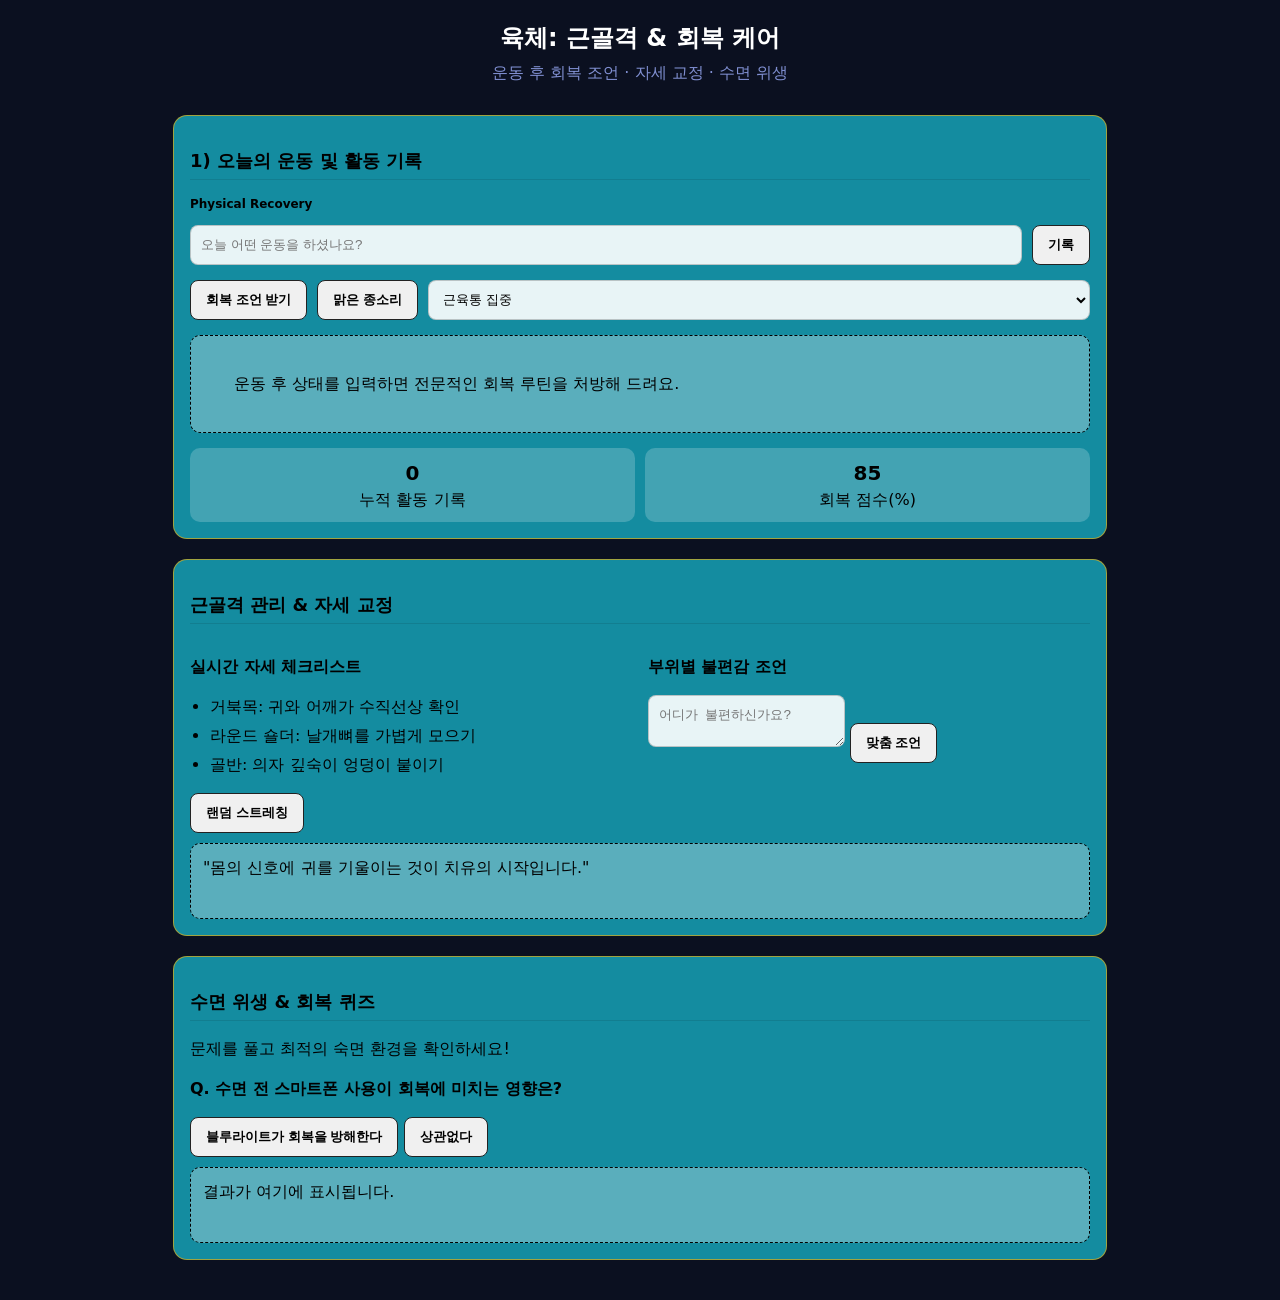
<file: Ai_web_project/YJ_1.html>
<!doctype html>
<html lang="ko">
<head>
  <meta charset="utf-8" />
  <meta name="viewport" content="width=device-width,initial-scale=1" />
  <title>육체 케어: 정예진</title>
  <style>
    /* 기본 배경 설정 */
    body {
      margin: 0;
      padding: 20px;
      font-family: system-ui, -apple-system, sans-serif;
      background-color: #0b1020; /* 전체 페이지 배경 */
      color: #000000; /* 기본 글자색 검은색 */
      line-height: 1.5;
    }

    /* 요청하신 전용 카드 스타일 */
    .card {
      max-width: 900px;
      margin: 0 auto 20px;
      padding: 16px;
      background-color: rgb(20, 140, 160); /* 요청 배경색 */
      border: 1px solid rgba(255, 180, 0, 0.6); /* 요청 테두리색 */
      border-radius: 14px;
      box-shadow: none;
      color: #000000; /* 카드 내 글자 검은색 */
    }

    header { text-align: center; margin-bottom: 30px; color: #fff; }
    header h1 { margin: 0; font-size: 24px; }
    header p { margin: 5px 0; color: #9fb0ffcc; }

    h2 { font-size: 18px; border-bottom: 1px solid rgba(0,0,0,0.1); padding-bottom: 5px; }

    .row { display: flex; gap: 10px; margin-bottom: 15px; flex-wrap: wrap; }
    input, textarea, select {
      flex: 1; padding: 10px; border-radius: 8px; border: 1px solid rgba(0,0,0,0.2);
      background: rgba(255,255,255,0.9); color: #000;
    }

    .btn {
      padding: 10px 15px; border-radius: 8px; border: 1px solid #222;
      background: #f0f0f0; color: #000; cursor: pointer; font-weight: bold;
    }
    .btn:hover { background: #ddd; }

    .feedback {
      background: rgba(255, 255, 255, 0.3);
      padding: 12px; border-radius: 10px; margin-top: 10px;
      min-height: 50px; white-space: pre-wrap; border: 1px dashed #000;
    }

    .kpi-container { display: flex; gap: 10px; margin-top: 15px; }
    .kpi-box {
      flex: 1; text-align: center; padding: 10px; 
      background: rgba(255, 255, 255, 0.2); border-radius: 10px;
    }
    .kpi-box .num { font-size: 20px; font-weight: bold; }

    .grid-2 { display: grid; grid-template-columns: 1fr 1fr; gap: 15px; }
    @media (max-width: 600px) { .grid-2 { grid-template-columns: 1fr; } }

    ul { padding-left: 20px; }
    li { margin-bottom: 5px; }
  </style>
</head>
<body>

  <header>
    <h1>육체: 근골격 & 회복 케어</h1>
    <p>운동 후 회복 조언 · 자세 교정 · 수면 위생</p>
  </header>

  <section class="card">
    <h2>1) 오늘의 운동 및 활동 기록</h2>
    <p style="font-size: 12px; font-weight: bold;">Physical Recovery</p>
    <div class="row">
      <input id="activityInput" type="text" placeholder="오늘 어떤 운동을 하셨나요?" />
      <button class="btn" onclick="getRecoveryAdvice()">기록</button>
    </div>

    <div class="row">
      <button class="btn" onclick="getRecoveryAdvice()">회복 조언 받기</button>
      <button class="btn" onclick="playChime()">맑은 종소리</button>
      <select id="focusSelect">
        <option value="muscle">근육통 집중</option>
        <option value="posture">자세 교정 집중</option>
        <option value="fatigue">전신 피로 집중</option>
      </select>
    </div>

    <div class="feedback" id="recoveryBox">
      운동 후 상태를 입력하면 전문적인 회복 루틴을 처방해 드려요.
    </div>

    <div class="kpi-container">
      <div class="kpi-box">
        <div class="num" id="kpiCount">0</div>
        <div class="lab">누적 활동 기록</div>
      </div>
      <div class="kpi-box">
        <div class="num" id="kpiScore">85</div>
        <div class="lab">회복 점수(%)</div>
      </div>
    </div>
  </section>

  <section class="card">
    <h2>근골격 관리 & 자세 교정</h2>
        <div class="grid-2">
      <div>
        <p><b>실시간 자세 체크리스트</b></p>
        <ul>
          <li>거북목: 귀와 어깨가 수직선상 확인</li>
          <li>라운드 숄더: 날개뼈를 가볍게 모으기</li>
          <li>골반: 의자 깊숙이 엉덩이 붙이기</li>
        </ul>
        <button class="btn" onclick="randomStretch()">랜덤 스트레칭</button>
      </div>
      <div>
        <p><b>부위별 불편감 조언</b></p>
        <textarea id="painInput" placeholder="어디가 불편하신가요?"></textarea>
        <button class="btn" style="margin-top:5px;" onclick="getPainAdvice()">맞춤 조언</button>
      </div>
    </div>
    <div class="feedback" id="statusBox">"몸의 신호에 귀를 기울이는 것이 치유의 시작입니다."</div>
  </section>

  <section class="card">
    <h2>수면 위생 & 회복 퀴즈</h2>
    <p>문제를 풀고 최적의 숙면 환경을 확인하세요!</p>
    <div id="quizArea">
      <p><b>Q. 수면 전 스마트폰 사용이 회복에 미치는 영향은?</b></p>
      <button class="btn" onclick="checkQuiz(true)">블루라이트가 회복을 방해한다</button>
      <button class="btn" onclick="checkQuiz(false)">상관없다</button>
    </div>
    <div class="feedback" id="quizResult">결과가 여기에 표시됩니다.</div>
  </section>

  <script>
    let count = 0;

    // 맑은 종소리 함수
    function playChime() {
      try {
        const audioCtx = new (window.AudioContext || window.webkitAudioContext)();
        const freqs = [880, 1320, 1760];
        const t0 = audioCtx.currentTime;
        freqs.forEach((f, i) => {
          const osc = audioCtx.createOscillator();
          const gain = audioCtx.createGain();
          osc.frequency.setValueAtTime(f, t0);
          gain.gain.setValueAtTime(0, t0);
          gain.gain.exponentialRampToValueAtTime(0.2, t0 + 0.01);
          gain.gain.exponentialRampToValueAtTime(0.0001, t0 + 1.5);
          osc.connect(gain).connect(audioCtx.destination);
          osc.start(t0 + i * 0.02);
          osc.stop(t0 + 1.5);
        });
      } catch(e) { console.log("Audio play blocked"); }
    }

    // 회복 조언
    function getRecoveryAdvice() {
      const input = document.getElementById('activityInput').value;
      if(!input) return alert("활동을 입력해주세요.");
      
      count++;
      document.getElementById('kpiCount').textContent = count;
      
      const advice = `오! 그 방법 되게 나이스한데요? ${input} 활동 후에는 충분한 수분 섭취와 10분간의 가벼운 스트레칭이 최고의 회복법입니다!`;
      document.getElementById('recoveryBox').textContent = advice;
      playChime();
    }

    // 통증 조언
    function getPainAdvice() {
      const pain = document.getElementById('painInput').value;
      const advice = `오! 그 방법 되게 나이스한데요? ${pain} 부위의 긴장을 풀기 위해 4-6 호흡법과 함께 온찜질을 추천드려요.`;
      document.getElementById('statusBox').textContent = advice;
      playChime();
    }

    // 랜덤 스트레칭
    function randomStretch() {
      const list = ["목 돌리기 10회", "어깨 으쓱으쓱 15회", "앉은 채로 허리 비틀기"];
      const pick = list[Math.floor(Math.random() * list.length)];
      document.getElementById('statusBox').textContent = `추천 스트레칭: ${pick} (오! 그 방법 되게 나이스한데요?)`;
      playChime();
    }

    // 퀴즈 체크
    function checkQuiz(isCorrect) {
      const res = isCorrect ? 
        "정답입니다! 오! 그 방법 되게 나이스한데요? 멜라토닌 분비를 위해 취침 1시간 전 폰을 멀리하세요." : 
        "아쉬워요! 뇌의 휴식이 전신 회복의 핵심입니다.";
      document.getElementById('quizResult').textContent = res;
      playChime();
    }
  </script>
</body>
</html>
</file>
<file: style.css>
/* ===== 기본 설정 ===== */
* {
  box-sizing: border-box;
  font-family: -apple-system, BlinkMacSystemFont, "Segoe UI",
    "Noto Sans KR", sans-serif;
}

body {
  margin: 0;
  padding: 40px;
  background-color: #f4f7f8;
  color: #333;
}

/* ===== 전체 컨테이너 ===== */
.container {
  max-width: 1000px;
  margin: 0 auto;
}

/* ===== 헤더 ===== */
header {
  text-align: center;
  margin-bottom: 36px;
}

header h1 {
  margin: 0;
  font-size: 28px;
}

header p {
  margin-top: 10px;
  color: #666;
  font-size: 15px;
}

/* ===== 대시보드 레이아웃 ===== */
.dashboard {
  display: grid;
  grid-template-columns: 7fr 3fr;
  gap: 28px;
  margin-bottom: 40px;
}

.main-area {
  display: flex;
  flex-direction: column;
  gap: 16px;
}

.side-area {
  display: flex;
}

/* ===== 예방접종 리스트 ===== */
.vaccination-list {
  display: flex;
  flex-direction: column;
  gap: 16px;
}

.vaccine-card {
  display: flex;
  justify-content: space-between;
  align-items: center;
  background-color: #ffffff;
  border: 1px solid #e5ebee;
  border-radius: 16px;
  padding: 14px 20px;
  height: 64px;
}

.vaccine-name {
  font-size: 15px;
  font-weight: 600;
  display: flex;
  align-items: center;
  gap: 6px;
}

/* ===== 셀렉트 박스 ===== */
select {
  min-width: 170px;
  height: 36px;
  padding: 6px 10px;
  border-radius: 8px;
  border: 1px solid #ccd6dd;
  font-size: 14px;
  cursor: pointer;
}

/* ===== Tooltip ===== */
.tooltip {
  position: relative;
  cursor: pointer;
  color: #4a90e2;
  font-size: 0.85em;
}

.tooltip-text {
  visibility: hidden;
  width: 260px;
  background-color: #333;
  color: #fff;
  padding: 10px 12px;
  border-radius: 8px;
  font-size: 13px;
  line-height: 1.4;

  position: absolute;
  bottom: 130%;
  left: 50%;
  transform: translateX(-50%);
  z-index: 10;
}

.tooltip:hover .tooltip-text {
  visibility: visible;
}

/* ===== 종합 예방접종 상태 ===== */
.summary {
  background-color: #fff4e3;
  border-radius: 20px;
  padding: 28px;
  width: 100%;
  min-height: calc(64px * 4 + 48px);

  display: flex;                 
  flex-direction: column;      
  align-items: center;         
  justify-content: center;     
  text-align: center;         
}

.summary h2 {
  margin-top: 0;
  font-size: 20px;
}

/* 상태 표시 */
.status-line {
  display: flex;
  align-items: center;
  justify-content: center;
  gap: 10px;
  margin-top: 18px;
}

.status-icon {
  width: 14px;
  height: 14px;
  border-radius: 50%;
}

.status-icon.gray { background-color: #cfcfcf; }
.status-icon.red { background-color: #ff6b6b; }
.status-icon.yellow { background-color: #f7c948; }
.status-icon.green { background-color: #4caf50; }

.status-title {
  font-weight: 600;
  font-size: 15px;
}

.status-desc {
  font-size: 14.5px;
  line-height: 1.6;
  color: #444;
}

.status-sub {
  margin-top: 8px;
  font-size: 13px;
  color: #777;
}


/* ===== 예방 정보 카드 ===== */
.health-info {
  display: grid;
  grid-template-columns: repeat(2, 1fr);
  gap: 24px;
  margin-bottom: 48px;
}

.info-card {
  background-color: #ffffff;
  border-radius: 20px;
  padding: 24px;
  box-shadow: 0 8px 20px rgba(0,0,0,0.06);
}

.info-card h3 {
  margin-top: 0;
  margin-bottom: 14px;
  font-size: 17px;
}

.info-card ul {
  margin: 0;
  padding-left: 18px;
}

.info-card li {
  font-size: 14px;
  line-height: 1.6;
  margin-bottom: 8px;
}

/* ===== 공공 헬스케어 서비스 ===== */
.health-service {
  margin-bottom: 60px;
}

.health-service h3 {
  font-size: 18px;
  margin-bottom: 8px;
}

.service-desc {
  font-size: 14px;
  color: #555;
  margin-bottom: 20px;
}

.service-grid {
  display: grid;
  grid-template-columns: repeat(2, 1fr);
  gap: 16px;
}

.service-card {
  background-color: #ffffff;
  border: 1px solid #e5ebee;
  border-radius: 16px;
  padding: 18px;
  text-align: center;
  text-decoration: none;
  color: #333;
  font-size: 15px;
  transition: transform 0.15s ease, box-shadow 0.15s ease;
}

.service-card span {
  display: block;
  margin-top: 6px;
  font-weight: 500;
}

.service-card:hover {
  transform: translateY(-2px);
  box-shadow: 0 6px 14px rgba(0, 0, 0, 0.08);
}

/* ===== LLM ===== */
.card {
  background: #ffffff;
  border-radius: 20px;
  padding: 24px;
  box-shadow: 0 4px 14px rgba(0, 0, 0, 0.05);
  margin-bottom: 24px;
}

.card-title {
  font-size: 17px;
  font-weight: 600;
  margin-bottom: 16px;
}

.llm-form {
  display: flex;
  gap: 12px;
  flex-wrap: wrap;
}

.llm-form select,
.llm-form textarea {
  flex: 1;
  min-width: 200px;
  padding: 10px 12px;
  border-radius: 10px;
  border: 1px solid #ddd;
  font-size: 14px;
}

.llm-form textarea {
  resize: none;
  height: 44px;
}

.llm-form button {
  padding: 10px 16px;
  border-radius: 10px;
  border: none;
  background: #4f7cff;
  color: #fff;
  font-size: 14px;
  cursor: pointer;
}

#llm-result {
  margin-top: 16px;
  font-size: 14px;
  line-height: 1.6;
  color: #333;
}


@media (max-width: 768px) {
  .dashboard {
    grid-template-columns: 1fr;
  }
}
</file>
<file: static/EJ_1.css>
/* 기본 색상 설정 */
    :root{
      
      /* ====== Light Healthcare Theme ====== */
      --bg: #f2fbfb;                 /* page background */
      --text: #0b1b1e;               /* primary text */
      --muted: rgba(11,27,30,.70);   /* secondary text */

      --card: rgba(255,255,255,.94);
      --card2: rgba(231, 250, 252, .92);       /* soft cyan panel */
      --border: rgba(255, 180, 0, 0.40);       /* soft amber */
      --border2: rgba(31, 138, 154, 0.25);     /* teal border */

      --accent: #1f8a9a;   /* teal */
      --accent2:#aeead6;   /* mint */
      --danger:#d93a3a;
      --warn:#b36b00;

      --input-bg: rgba(255,255,255,.96);
      --input-border: rgba(31, 138, 154, 0.25);

      --shadow: 0 10px 30px rgba(0,0,0,.10);
      --radius: 18px;
      --mono: ui-monospace, SFMono-Regular, Menlo, Monaco, Consolas, "Liberation Mono", "Courier New", monospace;
    }
    /* 기본 색상 설정 */

    /* ----------------------------------------- */

    /* 로고 박스 스타일링 */
    .logo
    {
        display: flex;         /* 요소들을 가로로 나란히 배치 */
        align-items: center;   /* 세로 중앙 정렬 */
        gap: 20px;            /* 이미지와 텍스트 사이 간격 */
        padding: 15px;
        background-color: var(--bg);   /* mint */
        border-radius: 12px;   /* 박스 모서리 둥글게 */
    }

    /* ----------------------------------------- */
    
    /* 이미지 박스 스타일링 */
    .logo img 
    {
        object-fit: cover;     /* 박스 크기에 맞춰 이미지가 비율을 유지하며 채워짐 */
        border-radius: 15px;   /* 이미지 자체도 둥글게 (첨부하신 스크린샷 스타일) */
        background: linear-gradient(135deg, #5fb2b2, #a5dada); /* 이미지가 없을 때의 배경 */
    }
    /* 로고 박스 스타일링 */

    /* ----------------------------------------- */

    /* 헤더 설정 */
    header{
      padding: 28px 18px 10px;
      max-width: 1100px;
      margin: 0 auto;
    }
    h1{margin:0; font-size: 22px; letter-spacing: -0.2px;}
    .subtitle{margin:6px 0 0; color: var(--muted); font-size: 13px;}
    /* 헤더 설정 */

    /* ----------------------------------------- */

    /* 백그라운드 설정 */
    *{box-sizing:border-box}
    body{
      margin:0;
      font-family: system-ui, -apple-system, Segoe UI, Roboto, "Noto Sans KR", Arial, sans-serif;
      background:
        radial-gradient(1100px 700px at 15% 10%, rgba(31,138,154,.14) 0%, rgba(31,138,154,0) 60%),
        radial-gradient(900px 600px at 90% 15%, rgba(255,180,0,.10) 0%, rgba(255,180,0,0) 55%),
        var(--bg);
      color: var(--text);
      line-height:1.45;
    }
    /* 백그라운드 설정 */

    /* ----------------------------------------- */
   
    /* 메인 설정 */
    main{
      max-width: 1100px;
      margin: 0 auto;
      padding: 10px 18px 40px;
    }
     
    /* ----------------------------------------- */
    
    .grid{
      display:grid;
      grid-template-columns: 1.25fr .75fr;
      gap: 16px;
    }
    @media (max-width: 980px){
      .grid{grid-template-columns:1fr}
    }
    /* 오른 쪽 설명 창 설정 */


    /* ----------------------------------------- */



    /* 메인 카드 왼쪽 백그라운드 설정 */
    .card{
      background: var(--card);
      border: 1px solid var(--border2);
      border-radius: var(--radius);
      box-shadow: var(--shadow);
      padding: 16px;
    }
    /* 메인 카드 왼쪽 백그라운드 설정 */

    /* ----------------------------------------- */

    /* 메인 카드 설정 */
    .card h2{
      margin: 0 0 10px;
      font-size: 16px;
      letter-spacing: -0.2px;
    }
    /* 메인 카드 설정 */

    /* ----------------------------------------- */

    /* 빠른 도구 - 스트레스 상황별 조언 카드 설정 */
    .panel{
      background: var(--card2);
      border: 1px solid var(--border);
      border-radius: 14px;
      padding: 12px;
      box-shadow: none;
    }
    /* 빠른 도구 - 스트레스 상황별 조언 카드 설정 */

    /* ----------------------------------------- */

    /* 입력창 설정 */
    input, textarea, select{
      width:100%;
      background: var(--input-bg);
      border:1px solid var(--input-border);
      border-radius: 14px;
      padding: 11px 12px;
      color: var(--text);
      outline:none;
    }
    input::placeholder, textarea::placeholder{ color: rgba(11,27,30,.45); }
    textarea{min-height: 76px; resize: vertical;}
    /* 입력창 설정 */

    /* ----------------------------------------- */

    /* 버튼 설정 */
    .btn{
      border: 1px solid rgba(31,138,154,.35);
      background: linear-gradient(180deg, rgba(31,138,154,.16), rgba(31,138,154,.10));
      color: var(--text);
      padding: 10px 12px;
      border-radius: 14px;
      cursor:pointer;
      transition: transform .05s ease, border-color .2s ease, background .2s ease;
      user-select:none;
      font-weight: 600;
    }
    .btn:hover{border-color: rgba(255,180,0,.55)}
    .btn:active{transform: translateY(1px)}
    .btn.primary{
      border-color: rgba(31,138,154,.55);
      background: linear-gradient(180deg, rgba(31,138,154,.30), rgba(31,138,154,.16));
    }
    .btn.secondary{
      border-color: rgba(11,27,30,.18);
      background: rgba(255,255,255,.70);
      font-weight: 600;
    }
    /* 버튼 설정 */

    /* ----------------------------------------- */

    /* 설명 폰트 설정 */
    .muted{color: var(--muted)}
    .small{font-size: 12px}
    .hr{height:1px; background: rgba(11,27,30,.10); margin: 12px 0;}
    /* 설명 폰트 설정 */

    /* ----------------------------------------- */

    /* 폰트 크기 설정 */
    ul{margin:10px 0 0; padding: 0 0 0 16px}
    li{margin: 6px 0;}
    /* 폰트 크기 설정 */

    /* ----------------------------------------- */

    /* 폰트 여백 설정 */
    .ach-list{
      list-style:none; padding:0; margin:10px 0 0;
      display:flex; flex-direction:column; gap:8px;
    }
    /* 폰트 여백 설정 */

    /* ----------------------------------------- */

    
    /* 색상 설정 */
    .ach-item{
      padding: 10px 12px;
      border: 1px solid rgba(11,27,30,.12);
      background: rgba(255,255,255,.75);
      border-radius: 14px;
      display:flex; justify-content:space-between; gap:10px; align-items:flex-start;
    }
    .ach-item b{font-weight:700}
    .ach-item .time{color: rgba(11,27,30,.55); font-size: 12px; white-space:nowrap}

    /* 색상 설정 */

    /* ----------------------------------------- */

    /* 디스플레이 크기 설정 */
    .row{display:flex; gap:15px; flex-wrap:wrap;}
    .row > *{flex:1}
    /* 디스플레이 크기 설정 */

    /* LLM 톤 그리드 설정 */
    .two-col{
      display:grid;
      grid-template-columns: 1fr 1fr;
      gap: 10px;
    }
    @media (max-width: 700px){
      .two-col{grid-template-columns:1fr}
    }
    /* LLM 톤 그리드 설정 */

    /* ----------------------------------------- */

    /* 피드백 설정 */
    .feedback{
      border:1px solid rgba(31,138,154,.22);
      background: rgba(31,138,154,.07);
      border-radius: 14px;
      padding: 10px 12px;
      margin-top: 10px;
      white-space: pre-wrap;
    }
    /* 피드백 설정 */

    /* ----------------------------------------- */

    /* 경고 설정 */
    .warn{
      border-color: rgba(255,180,0,.35);
      background: rgba(255,180,0,.08);
    }
    .danger{
      border-color: rgba(217,58,58,.35);
      background: rgba(217,58,58,.08);
    }
    /* 경고 설정 */

    /* ----------------------------------------- */

    /* KPI 설정 */
    .kpi{
      display:flex; gap:10px; flex-wrap:wrap; margin-top: 10px;
    }
    .kpi .box{
      flex:1;
      min-width: 160px;
      border:1px solid rgba(11,27,30,.12);
      background: rgba(255,255,255,.75);
      border-radius: 14px;
      padding: 10px 12px;
    }
    .kpi .num{font-size: 20px; font-weight:800}
    .kpi .lab{color: rgba(11,27,30,.55); font-size: 12px}
    /* KPI 설정 */

    /* ----------------------------------------- */

    /* 퀴즈 카드 설정 */
    .quiz-card{
      border:1px solid rgba(11,27,30,.12);
      background: rgba(255,255,255,.75);
      border-radius: 14px;
      padding: 12px;
      margin-top: 10px;
    }
    /* 퀴즈 카드 설정 */

    /* ----------------------------------------- */

    /* 선택 설정 */
    .choice{
      display:flex; gap:8px; align-items:flex-start; margin: 8px 0;
      padding: 10px 10px;
      border-radius: 14px;
      border:1px solid rgba(11,27,30,.12);
      cursor:pointer;
      background: rgba(255,255,255,.65);
    }
    .choice:hover{border-color: rgba(255,180,0,.45)}
    .choice input{margin-top: 3px; width:auto}
    /* 선택 설정 */

    /* ----------------------------------------- */

    /* 푸터 설정 */
    footer{
      max-width: 1100px;
      margin: 0 auto;
      padding: 0 18px 26px;
      color: rgba(11,27,30,.55);
      font-size: 12px;
    }
    /* 푸터 설정 */

    /* ----------------------------------------- */

    /* 모노스페이스 설정 */
    .mono{font-family: var(--mono)}
    /* 모노스페이스 설정 */

    /* ----------------------------------------- */

    /* 뱃지 설정 */
    .badge{
      display:inline-block;
      padding: 3px 8px;
      border-radius: 999px;
      border: 1px solid rgba(11,27,30,.12);
      background: rgba(255,255,255,.65);
      font-size: 12px;
      color: rgba(11,27,30,.75);
    }
    /* 뱃지 설정 */

    /* ----------------------------------------- */

    /* 위험 설정 */   
    .danger-inline{
      color: var(--danger);
      font-weight: 700;
    }
    /* 위험 설정 */

    /* ----------------------------------------- */

    /* CSS: 정적인 텍스트 정보 전달을 위한 스타일 */

.emergency-container {
  padding: 20px;
  font-family: 'Pretendard', -apple-system, sans-serif;
}

.emergency-list {
  list-style: none;
  padding: 0;
  margin: 0;
}

.emergency-list li {
  display: flex;
  align-items: center;
  padding: 12px 0;
  border-bottom: 1px solid #eee;
}

/* 태그 스타일 */
.tag {
  display: inline-block;
  padding: 4px 10px;
  border-radius: 4px;
  font-size: 12px;
  font-weight: bold;
  color: #fff;
  min-width: 65px;
  text-align: center;
  margin-right: 15px;
}

/* 색상 분류 */
.warning { background-color: #f39c12; }
.danger_2  { background-color: #cd2310d5; }
.info    { background-color: #3498db; }
.health  { background-color: #2ecc71; }

/* 전화번호 텍스트 스타일 (클릭 불가) */
.phone-text {
  font-size: 18px;
  font-weight: 700;
  color: #333;
  /* 클릭할 수 없음을 나타내기 위해 커서를 기본형으로 고정 */
  cursor: default; 
}
</file>
